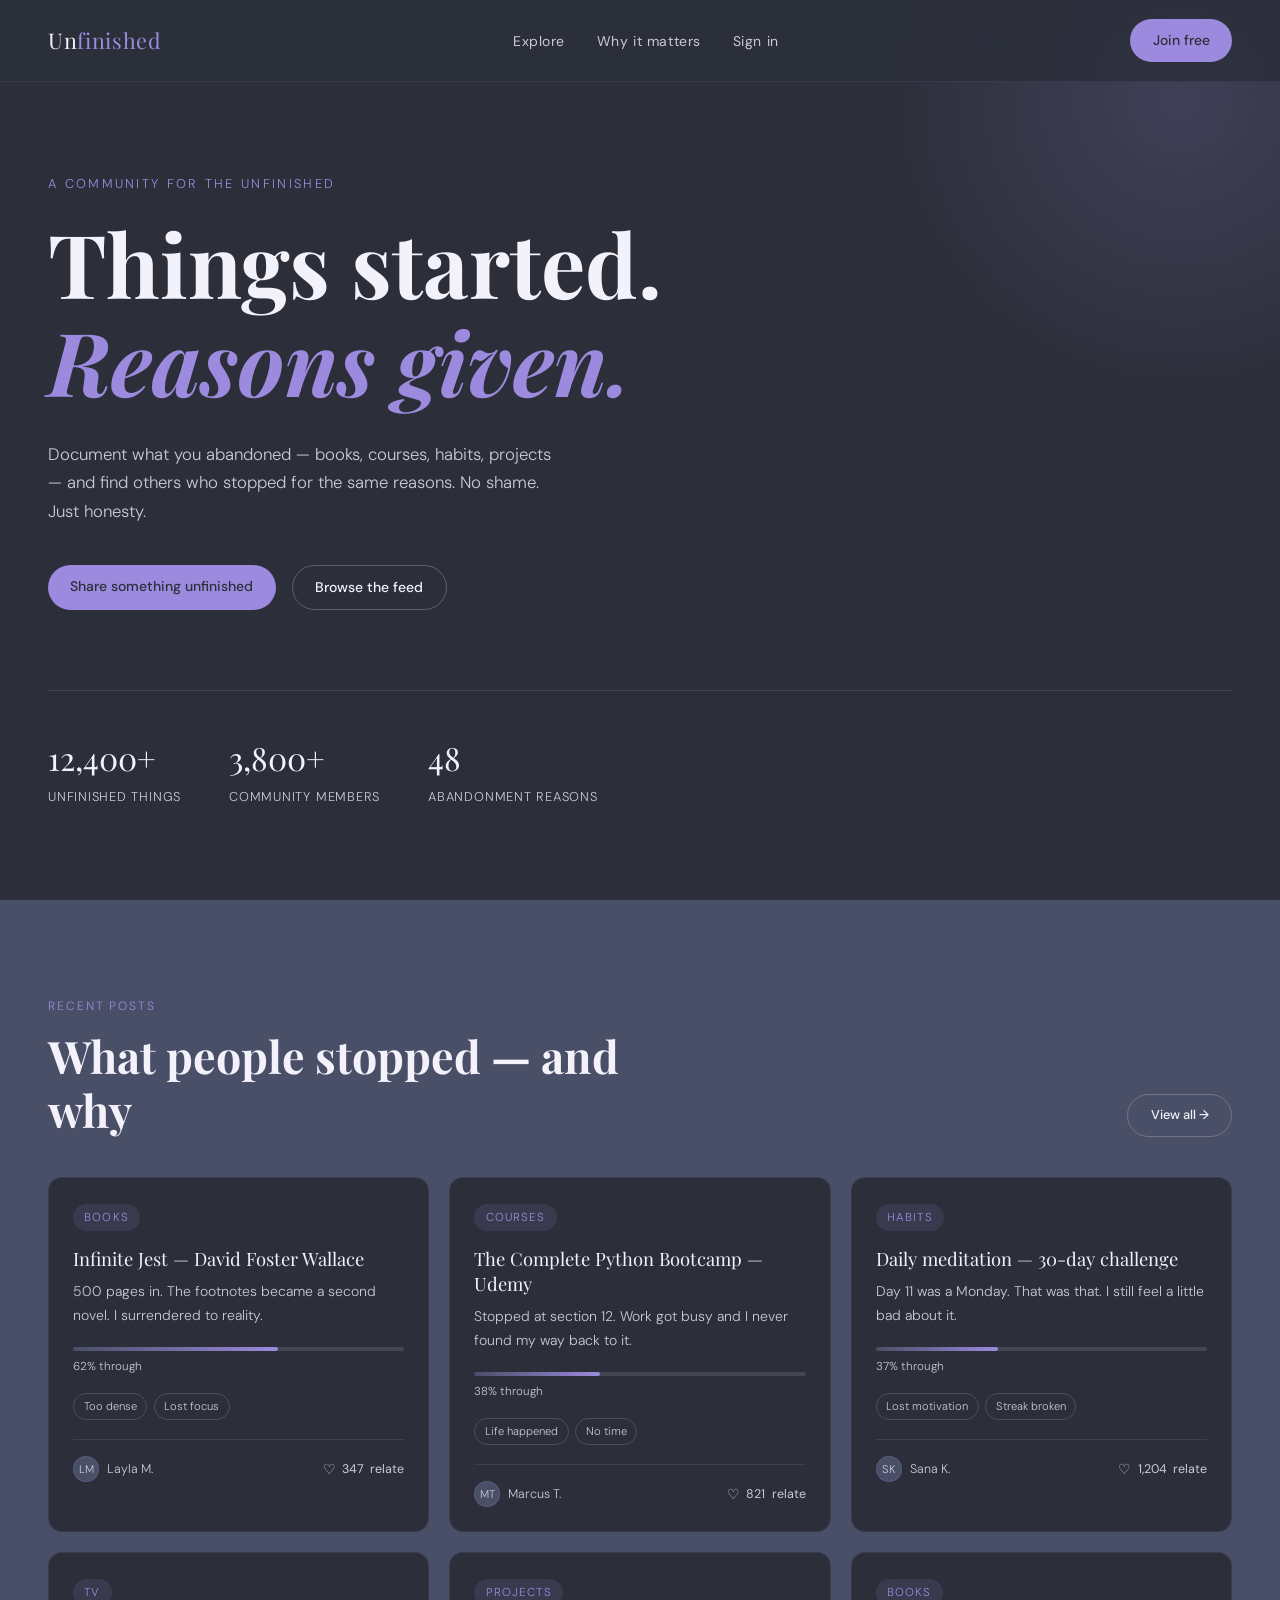
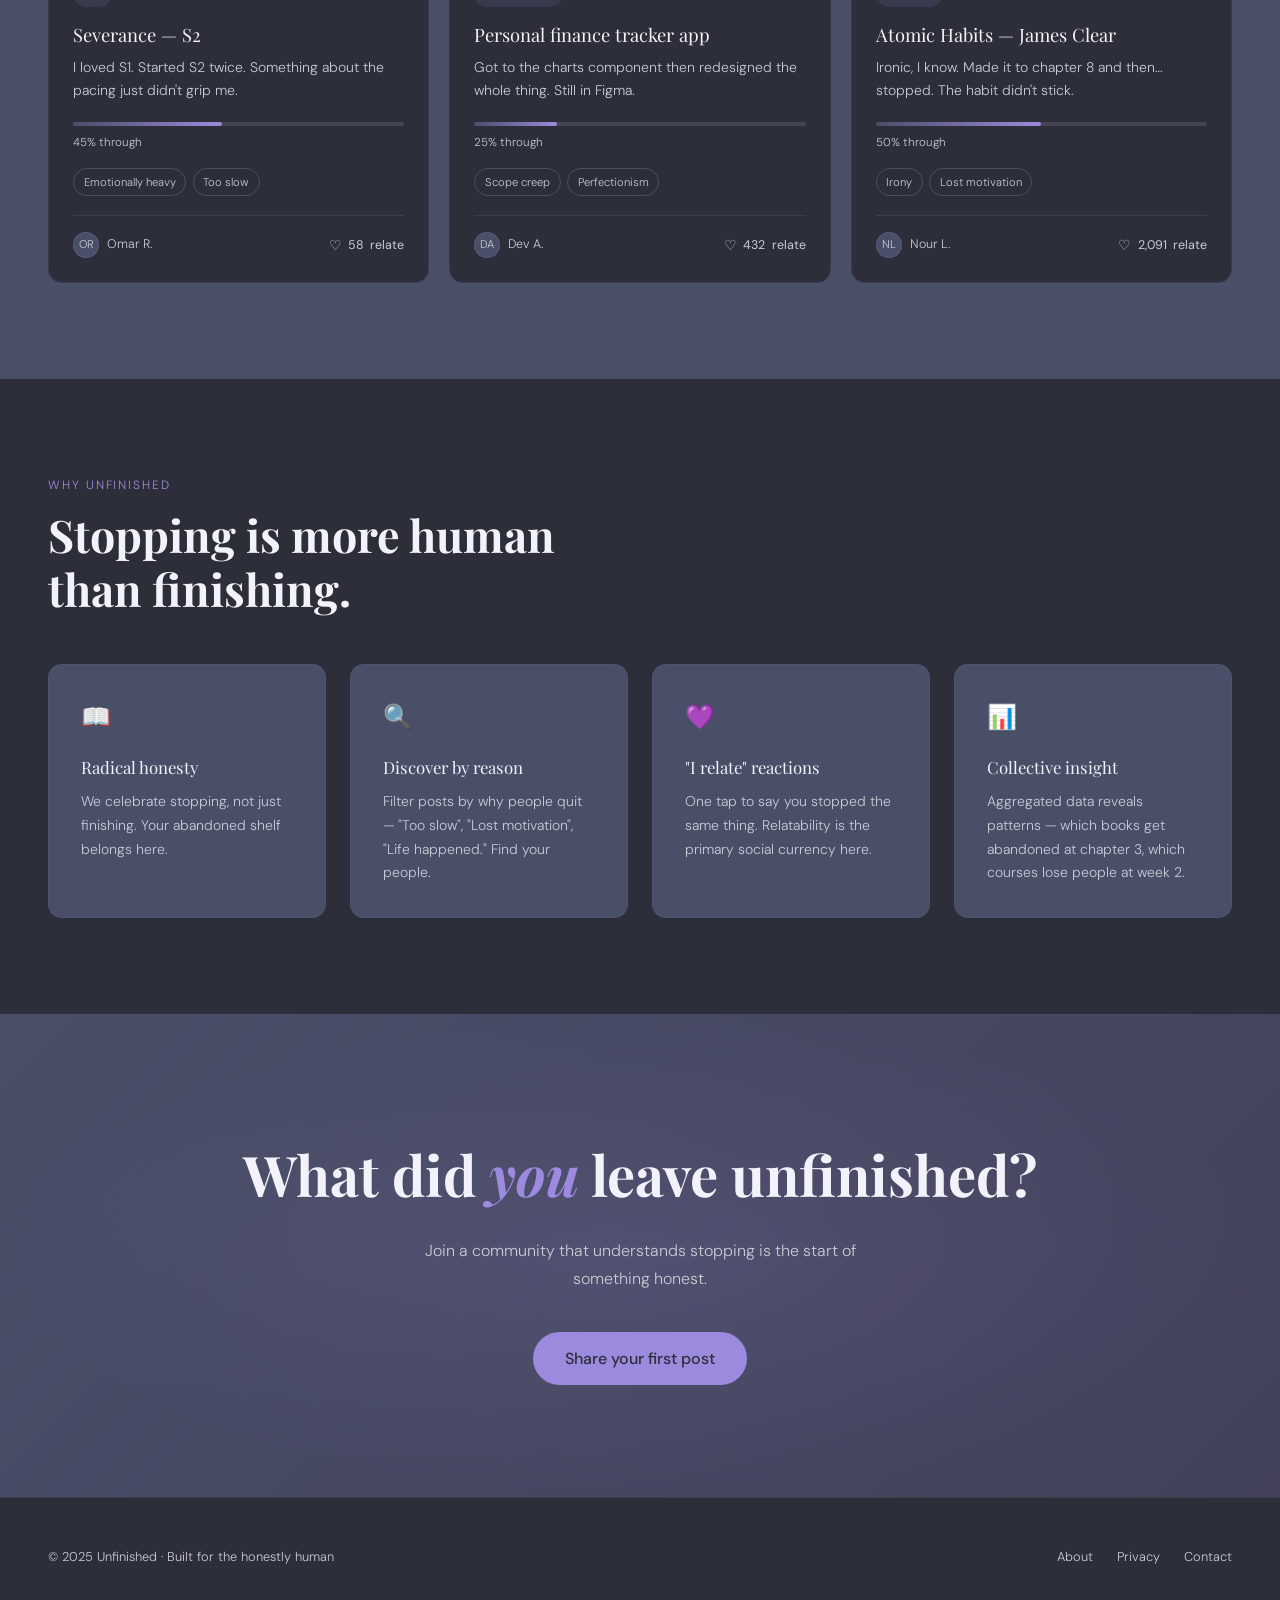
<file: index.html>
<!DOCTYPE html>
<html lang="en">
<head>
  <meta charset="UTF-8" />
  <meta name="viewport" content="width=device-width, initial-scale=1.0" />
  <title>Unfinished — Things Started. Reasons Given.</title>
  <link rel="preconnect" href="https://fonts.googleapis.com" />
  <link href="https://fonts.googleapis.com/css2?family=Playfair+Display:ital,wght@0,400;0,700;1,400&family=DM+Sans:wght@300;400;500&display=swap" rel="stylesheet" />
  <style>
    :root {
      --dark:    #2C2F3A;
      --mid:     #4A4F68;
      --accent:  #9C8ADE;
      --light:   #F3F1FA;
      --muted:   #C9CBD6;
      --gap: clamp(1.5rem, 4vw, 3rem);
    }

    *, *::before, *::after { box-sizing: border-box; margin: 0; padding: 0; }

    html { scroll-behavior: smooth; }

    body {
      background: var(--dark);
      color: var(--light);
      font-family: 'DM Sans', sans-serif;
      font-weight: 300;
      line-height: 1.7;
      overflow-x: hidden;
    }

    /* ── NAV ── */
    nav {
      position: fixed; top: 0; left: 0; right: 0; z-index: 100;
      display: flex; align-items: center; justify-content: space-between;
      padding: 1.2rem var(--gap);
      background: rgba(44, 47, 58, 0.85);
      backdrop-filter: blur(14px);
      border-bottom: 1px solid rgba(156, 138, 222, 0.1);
    }

    .logo {
      font-family: 'Playfair Display', serif;
      font-size: 1.35rem;
      letter-spacing: .03em;
      color: var(--light);
      text-decoration: none;
    }
    .logo span { color: var(--accent); }

    .nav-links { display: flex; gap: 2rem; list-style: none; }
    .nav-links a {
      color: var(--muted);
      text-decoration: none;
      font-size: .875rem;
      font-weight: 400;
      letter-spacing: .04em;
      transition: color .2s;
    }
    .nav-links a:hover { color: var(--light); }

    .btn {
      display: inline-block;
      padding: .6rem 1.4rem;
      border-radius: 99px;
      font-family: 'DM Sans', sans-serif;
      font-size: .875rem;
      font-weight: 500;
      cursor: pointer;
      transition: all .2s;
      text-decoration: none;
      border: none;
    }
    .btn-primary {
      background: var(--accent);
      color: var(--dark);
    }
    .btn-primary:hover { background: #b09fe8; transform: translateY(-1px); }
    .btn-ghost {
      background: transparent;
      color: var(--light);
      border: 1px solid rgba(201, 203, 214, 0.3);
    }
    .btn-ghost:hover { border-color: var(--accent); color: var(--accent); }

    /* ── HERO ── */
    .hero {
      min-height: 100vh;
      display: flex; flex-direction: column; justify-content: center;
      padding: calc(80px + 4rem) var(--gap) 4rem;
      position: relative;
      overflow: hidden;
    }

    .hero::before {
      content: '';
      position: absolute;
      top: -200px; right: -200px;
      width: 600px; height: 600px;
      background: radial-gradient(circle, rgba(156,138,222,.18) 0%, transparent 70%);
      pointer-events: none;
    }

    .hero-eyebrow {
      font-size: .8rem;
      letter-spacing: .18em;
      text-transform: uppercase;
      color: var(--accent);
      margin-bottom: 1.2rem;
      opacity: 0; animation: fadeUp .6s .1s forwards;
    }

    .hero h1 {
      font-family: 'Playfair Display', serif;
      font-size: clamp(2.8rem, 7vw, 5.5rem);
      line-height: 1.12;
      font-weight: 700;
      max-width: 780px;
      opacity: 0; animation: fadeUp .7s .2s forwards;
    }

    .hero h1 em {
      font-style: italic;
      color: var(--accent);
    }

    .hero-sub {
      margin-top: 1.8rem;
      max-width: 520px;
      color: var(--muted);
      font-size: 1.05rem;
      opacity: 0; animation: fadeUp .7s .35s forwards;
    }

    .hero-actions {
      margin-top: 2.5rem;
      display: flex; gap: 1rem; flex-wrap: wrap;
      opacity: 0; animation: fadeUp .7s .5s forwards;
    }

    .hero-stats {
      margin-top: 5rem;
      display: flex; gap: 3rem; flex-wrap: wrap;
      opacity: 0; animation: fadeUp .7s .65s forwards;
      border-top: 1px solid rgba(201,203,214,.15);
      padding-top: 2.5rem;
    }

    .stat-item {}
    .stat-num {
      font-family: 'Playfair Display', serif;
      font-size: 2rem;
      color: var(--light);
    }
    .stat-label {
      font-size: .8rem;
      color: var(--muted);
      letter-spacing: .06em;
      text-transform: uppercase;
    }

    /* ── SECTION COMMON ── */
    section { padding: 6rem var(--gap); }

    .section-label {
      font-size: .75rem;
      letter-spacing: .16em;
      text-transform: uppercase;
      color: var(--accent);
      margin-bottom: .8rem;
    }

    .section-title {
      font-family: 'Playfair Display', serif;
      font-size: clamp(1.8rem, 4vw, 2.8rem);
      line-height: 1.2;
      max-width: 580px;
    }

    /* ── FEED PREVIEW ── */
    .feed { background: var(--mid); }

    .feed-header {
      display: flex; align-items: flex-end; justify-content: space-between;
      flex-wrap: wrap; gap: 1rem;
      margin-bottom: 2.5rem;
    }

    .cards {
      display: grid;
      grid-template-columns: repeat(auto-fill, minmax(300px, 1fr));
      gap: 1.25rem;
    }

    .card {
      background: var(--dark);
      border: 1px solid rgba(156,138,222,.12);
      border-radius: 14px;
      padding: 1.5rem;
      transition: transform .2s, border-color .2s;
      position: relative;
      overflow: hidden;
    }
    .card:hover { transform: translateY(-3px); border-color: rgba(156,138,222,.4); }

    .card-cat {
      display: inline-block;
      font-size: .72rem;
      letter-spacing: .1em;
      text-transform: uppercase;
      color: var(--accent);
      background: rgba(156,138,222,.12);
      padding: .25rem .7rem;
      border-radius: 99px;
      margin-bottom: 1rem;
    }

    .card h3 {
      font-family: 'Playfair Display', serif;
      font-size: 1.15rem;
      font-weight: 400;
      margin-bottom: .5rem;
      line-height: 1.35;
    }

    .card p {
      font-size: .875rem;
      color: var(--muted);
      margin-bottom: 1.2rem;
      display: -webkit-box;
      -webkit-line-clamp: 2;
      -webkit-box-orient: vertical;
      overflow: hidden;
    }

    .progress-bar {
      height: 4px;
      background: rgba(201,203,214,.15);
      border-radius: 99px;
      overflow: hidden;
      margin-bottom: .4rem;
    }
    .progress-fill {
      height: 100%;
      background: linear-gradient(90deg, var(--mid), var(--accent));
      border-radius: 99px;
    }
    .progress-label {
      font-size: .72rem;
      color: var(--muted);
      margin-bottom: 1rem;
    }

    .card-tags {
      display: flex; gap: .4rem; flex-wrap: wrap;
      margin-bottom: 1.2rem;
    }
    .tag {
      font-size: .7rem;
      padding: .2rem .6rem;
      border-radius: 99px;
      border: 1px solid rgba(201,203,214,.2);
      color: var(--muted);
    }

    .card-footer {
      display: flex; align-items: center; justify-content: space-between;
      border-top: 1px solid rgba(201,203,214,.1);
      padding-top: 1rem;
    }

    .avatar-row {
      display: flex; align-items: center; gap: .5rem;
    }
    .avatar {
      width: 26px; height: 26px;
      border-radius: 50%;
      background: var(--mid);
      display: flex; align-items: center; justify-content: center;
      font-size: .7rem;
      color: var(--muted);
      border: 1px solid rgba(156,138,222,.2);
    }
    .avatar-name { font-size: .78rem; color: var(--muted); }

    .relate-btn {
      display: flex; align-items: center; gap: .4rem;
      font-size: .78rem;
      color: var(--muted);
      background: none; border: none;
      cursor: pointer;
      transition: color .2s;
      font-family: 'DM Sans', sans-serif;
    }
    .relate-btn:hover { color: var(--accent); }
    .relate-btn .heart { font-size: .9rem; }

    /* ── WHY ── */
    .why { background: var(--dark); }
    .why-grid {
      display: grid;
      grid-template-columns: repeat(auto-fill, minmax(260px, 1fr));
      gap: 1.5rem;
      margin-top: 3rem;
    }
    .why-item {
      padding: 2rem;
      background: var(--mid);
      border-radius: 14px;
      border: 1px solid rgba(156,138,222,.08);
      transition: border-color .2s;
    }
    .why-item:hover { border-color: rgba(156,138,222,.3); }
    .why-icon {
      font-size: 1.5rem;
      margin-bottom: 1rem;
    }
    .why-item h4 {
      font-family: 'Playfair Display', serif;
      font-size: 1.05rem;
      margin-bottom: .5rem;
      font-weight: 400;
    }
    .why-item p { font-size: .875rem; color: var(--muted); }

    /* ── CTA ── */
    .cta-section {
      background: linear-gradient(135deg, var(--mid) 0%, rgba(156,138,222,.2) 100%);
      text-align: center;
      padding: 7rem var(--gap);
      position: relative;
      overflow: hidden;
    }
    .cta-section::before {
      content: '';
      position: absolute; inset: 0;
      background: radial-gradient(ellipse at center, rgba(156,138,222,.12) 0%, transparent 70%);
    }
    .cta-section > * { position: relative; }
    .cta-section h2 {
      font-family: 'Playfair Display', serif;
      font-size: clamp(2rem, 5vw, 3.5rem);
      margin-bottom: 1rem;
    }
    .cta-section p {
      color: var(--muted);
      max-width: 440px;
      margin: 0 auto 2.5rem;
    }

    /* ── FOOTER ── */
    footer {
      background: var(--dark);
      padding: 3rem var(--gap);
      border-top: 1px solid rgba(201,203,214,.1);
      display: flex;
      align-items: center;
      justify-content: space-between;
      flex-wrap: wrap;
      gap: 1rem;
    }
    .footer-copy { font-size: .8rem; color: var(--muted); }
    .footer-links { display: flex; gap: 1.5rem; }
    .footer-links a { font-size: .8rem; color: var(--muted); text-decoration: none; transition: color .2s; }
    .footer-links a:hover { color: var(--accent); }

    /* ── MODAL ── */
    .modal-overlay {
      display: none;
      position: fixed; inset: 0; z-index: 200;
      background: rgba(44,47,58,.85);
      backdrop-filter: blur(6px);
      align-items: center; justify-content: center;
    }
    .modal-overlay.open { display: flex; }
    .modal {
      background: var(--mid);
      border: 1px solid rgba(156,138,222,.2);
      border-radius: 18px;
      padding: 2.5rem;
      width: min(480px, 92vw);
      position: relative;
      animation: scaleIn .25s ease;
    }
    .modal-close {
      position: absolute; top: 1rem; right: 1.2rem;
      background: none; border: none;
      color: var(--muted); font-size: 1.3rem; cursor: pointer;
    }
    .modal h3 {
      font-family: 'Playfair Display', serif;
      font-size: 1.4rem; margin-bottom: 1.5rem;
    }
    .form-group { margin-bottom: 1.2rem; }
    .form-group label { display: block; font-size: .8rem; color: var(--muted); margin-bottom: .4rem; }
    .form-group input,
    .form-group select,
    .form-group textarea {
      width: 100%;
      background: var(--dark);
      border: 1px solid rgba(201,203,214,.15);
      border-radius: 8px;
      padding: .7rem 1rem;
      color: var(--light);
      font-family: 'DM Sans', sans-serif;
      font-size: .9rem;
      transition: border-color .2s;
      outline: none;
    }
    .form-group input:focus,
    .form-group select:focus,
    .form-group textarea:focus {
      border-color: var(--accent);
    }
    .form-group select option { background: var(--dark); }
    .form-group textarea { resize: vertical; min-height: 80px; }

    .modal-tabs {
      display: flex; gap: 0; margin-bottom: 1.5rem;
      background: var(--dark); border-radius: 8px; padding: .25rem;
    }
    .tab-btn {
      flex: 1; padding: .5rem; border: none; background: none;
      color: var(--muted); font-family: 'DM Sans', sans-serif;
      font-size: .85rem; border-radius: 6px; cursor: pointer;
      transition: all .2s;
    }
    .tab-btn.active { background: var(--accent); color: var(--dark); font-weight: 500; }

    /* ── ANIMATIONS ── */
    @keyframes fadeUp {
      from { opacity: 0; transform: translateY(18px); }
      to   { opacity: 1; transform: translateY(0); }
    }
    @keyframes scaleIn {
      from { opacity: 0; transform: scale(.95); }
      to   { opacity: 1; transform: scale(1); }
    }

    /* ── MOBILE ── */
    .hamburger { display: none; flex-direction: column; gap: 5px; cursor: pointer; background: none; border: none; }
    .hamburger span { display: block; width: 22px; height: 2px; background: var(--muted); border-radius: 2px; }

    @media (max-width: 640px) {
      .nav-links { display: none; }
      .nav-links.open {
        display: flex; flex-direction: column;
        position: fixed; top: 60px; left: 0; right: 0;
        background: var(--dark);
        padding: 1.5rem var(--gap);
        border-bottom: 1px solid rgba(201,203,214,.1);
      }
      .hamburger { display: flex; }
      .hero-stats { gap: 2rem; }
    }
  </style>
</head>
<body>

<!-- NAV -->
<nav>
  <a href="#" class="logo">Un<span>finished</span></a>
  <ul class="nav-links" id="navLinks">
    <li><a href="#feed">Explore</a></li>
    <li><a href="#why">Why it matters</a></li>
    <li><a href="#" onclick="openModal('login')">Sign in</a></li>
  </ul>
  <div style="display:flex;gap:.75rem;align-items:center;">
    <a href="#" class="btn btn-primary" onclick="openModal('signup'); return false;">Join free</a>
    <button class="hamburger" id="hamburger" aria-label="Menu">
      <span></span><span></span><span></span>
    </button>
  </div>
</nav>

<!-- HERO -->
<section class="hero">
  <p class="hero-eyebrow">A community for the unfinished</p>
  <h1>Things started.<br><em>Reasons given.</em></h1>
  <p class="hero-sub">
    Document what you abandoned — books, courses, habits, projects — and find others who stopped for the same reasons. No shame. Just honesty.
  </p>
  <div class="hero-actions">
    <a href="#" class="btn btn-primary" onclick="openModal('signup'); return false;">Share something unfinished</a>
    <a href="#feed" class="btn btn-ghost">Browse the feed</a>
  </div>
  <div class="hero-stats">
    <div class="stat-item">
      <div class="stat-num">12,400+</div>
      <div class="stat-label">Unfinished things</div>
    </div>
    <div class="stat-item">
      <div class="stat-num">3,800+</div>
      <div class="stat-label">Community members</div>
    </div>
    <div class="stat-item">
      <div class="stat-num">48</div>
      <div class="stat-label">Abandonment reasons</div>
    </div>
  </div>
</section>

<!-- FEED -->
<section class="feed" id="feed">
  <div class="feed-header">
    <div>
      <p class="section-label">Recent posts</p>
      <h2 class="section-title">What people stopped — and why</h2>
    </div>
    <a href="#" class="btn btn-ghost" style="font-size:.8rem;">View all →</a>
  </div>

  <div class="cards" id="cardsContainer">
    <!-- cards injected by JS -->
  </div>
</section>

<!-- WHY -->
<section class="why" id="why">
  <p class="section-label">Why Unfinished</p>
  <h2 class="section-title">Stopping is more human than finishing.</h2>
  <div class="why-grid">
    <div class="why-item">
      <div class="why-icon">📖</div>
      <h4>Radical honesty</h4>
      <p>We celebrate stopping, not just finishing. Your abandoned shelf belongs here.</p>
    </div>
    <div class="why-item">
      <div class="why-icon">🔍</div>
      <h4>Discover by reason</h4>
      <p>Filter posts by why people quit — "Too slow", "Lost motivation", "Life happened." Find your people.</p>
    </div>
    <div class="why-item">
      <div class="why-icon">💜</div>
      <h4>"I relate" reactions</h4>
      <p>One tap to say you stopped the same thing. Relatability is the primary social currency here.</p>
    </div>
    <div class="why-item">
      <div class="why-icon">📊</div>
      <h4>Collective insight</h4>
      <p>Aggregated data reveals patterns — which books get abandoned at chapter 3, which courses lose people at week 2.</p>
    </div>
  </div>
</section>

<!-- CTA -->
<section class="cta-section">
  <h2>What did <em style="font-family:'Playfair Display',serif;font-style:italic;color:var(--accent);">you</em> leave unfinished?</h2>
  <p>Join a community that understands stopping is the start of something honest.</p>
  <a href="#" class="btn btn-primary" onclick="openModal('signup'); return false;" style="padding:.8rem 2rem;font-size:1rem;">Share your first post</a>
</section>

<!-- FOOTER -->
<footer>
  <span class="footer-copy">© 2025 Unfinished · Built for the honestly human</span>
  <div class="footer-links">
    <a href="#">About</a>
    <a href="#">Privacy</a>
    <a href="#">Contact</a>
  </div>
</footer>

<!-- AUTH MODAL -->
<div class="modal-overlay" id="authModal">
  <div class="modal">
    <button class="modal-close" onclick="closeModal()">✕</button>
    <div class="modal-tabs">
      <button class="tab-btn active" id="tabLogin" onclick="switchTab('login')">Sign in</button>
      <button class="tab-btn" id="tabSignup" onclick="switchTab('signup')">Join free</button>
    </div>

    <!-- Login form -->
    <div id="formLogin">
      <h3>Welcome back.</h3>
      <div class="form-group">
        <label>Email</label>
        <input type="email" placeholder="you@example.com" />
      </div>
      <div class="form-group">
        <label>Password</label>
        <input type="password" placeholder="••••••••" />
      </div>
      <button class="btn btn-primary" style="width:100%;justify-content:center;margin-top:.5rem;">Sign in</button>
    </div>

    <!-- Signup form -->
    <div id="formSignup" style="display:none;">
      <h3>Start being honest.</h3>
      <div class="form-group">
        <label>Name</label>
        <input type="text" placeholder="Your name" />
      </div>
      <div class="form-group">
        <label>Email</label>
        <input type="email" placeholder="you@example.com" />
      </div>
      <div class="form-group">
        <label>Password</label>
        <input type="password" placeholder="At least 8 characters" />
      </div>
      <button class="btn btn-primary" style="width:100%;justify-content:center;margin-top:.5rem;">Create account</button>
    </div>
  </div>
</div>

<script>
  // ── SAMPLE DATA ──
  const posts = [
    {
      title: "Infinite Jest — David Foster Wallace",
      category: "Books",
      excerpt: "500 pages in. The footnotes became a second novel. I surrendered to reality.",
      progress: 62,
      tags: ["Too dense", "Lost focus"],
      author: "Layla M.",
      relates: 347,
    },
    {
      title: "The Complete Python Bootcamp — Udemy",
      category: "Courses",
      excerpt: "Stopped at section 12. Work got busy and I never found my way back to it.",
      progress: 38,
      tags: ["Life happened", "No time"],
      author: "Marcus T.",
      relates: 821,
    },
    {
      title: "Daily meditation — 30-day challenge",
      category: "Habits",
      excerpt: "Day 11 was a Monday. That was that. I still feel a little bad about it.",
      progress: 37,
      tags: ["Lost motivation", "Streak broken"],
      author: "Sana K.",
      relates: 1204,
    },
    {
      title: "Severance — S2",
      category: "TV",
      excerpt: "I loved S1. Started S2 twice. Something about the pacing just didn't grip me.",
      progress: 45,
      tags: ["Emotionally heavy", "Too slow"],
      author: "Omar R.",
      relates: 58,
    },
    {
      title: "Personal finance tracker app",
      category: "Projects",
      excerpt: "Got to the charts component then redesigned the whole thing. Still in Figma.",
      progress: 25,
      tags: ["Scope creep", "Perfectionism"],
      author: "Dev A.",
      relates: 432,
    },
    {
      title: "Atomic Habits — James Clear",
      category: "Books",
      excerpt: "Ironic, I know. Made it to chapter 8 and then… stopped. The habit didn't stick.",
      progress: 50,
      tags: ["Irony", "Lost motivation"],
      author: "Nour L.",
      relates: 2091,
    },
  ];

  function initials(name) {
    return name.split(' ').map(w => w[0]).join('').slice(0,2).toUpperCase();
  }

  function renderCards() {
    const container = document.getElementById('cardsContainer');
    container.innerHTML = posts.map(p => `
      <article class="card">
        <span class="card-cat">${p.category}</span>
        <h3>${p.title}</h3>
        <p>${p.excerpt}</p>
        <div class="progress-bar"><div class="progress-fill" style="width:${p.progress}%"></div></div>
        <div class="progress-label">${p.progress}% through</div>
        <div class="card-tags">${p.tags.map(t => `<span class="tag">${t}</span>`).join('')}</div>
        <div class="card-footer">
          <div class="avatar-row">
            <div class="avatar">${initials(p.author)}</div>
            <span class="avatar-name">${p.author}</span>
          </div>
          <button class="relate-btn" onclick="relate(this)">
            <span class="heart">♡</span>
            <span class="count">${p.relates.toLocaleString()}</span> relate
          </button>
        </div>
      </article>
    `).join('');
  }

  function relate(btn) {
    const heart = btn.querySelector('.heart');
    const count = btn.querySelector('.count');
    const num = parseInt(count.textContent.replace(/,/g, ''));
    if (heart.textContent === '♡') {
      heart.textContent = '♥';
      heart.style.color = '#9C8ADE';
      count.textContent = (num + 1).toLocaleString();
    } else {
      heart.textContent = '♡';
      heart.style.color = '';
      count.textContent = (num - 1).toLocaleString();
    }
  }

  // ── MODAL ──
  function openModal(tab) {
    document.getElementById('authModal').classList.add('open');
    switchTab(tab || 'login');
  }
  function closeModal() {
    document.getElementById('authModal').classList.remove('open');
  }
  function switchTab(tab) {
    document.getElementById('formLogin').style.display = tab === 'login' ? '' : 'none';
    document.getElementById('formSignup').style.display = tab === 'signup' ? '' : 'none';
    document.getElementById('tabLogin').classList.toggle('active', tab === 'login');
    document.getElementById('tabSignup').classList.toggle('active', tab === 'signup');
  }
  document.getElementById('authModal').addEventListener('click', function(e) {
    if (e.target === this) closeModal();
  });

  // ── HAMBURGER ──
  document.getElementById('hamburger').addEventListener('click', () => {
    document.getElementById('navLinks').classList.toggle('open');
  });

  renderCards();
</script>
</body>
</html>
</file>
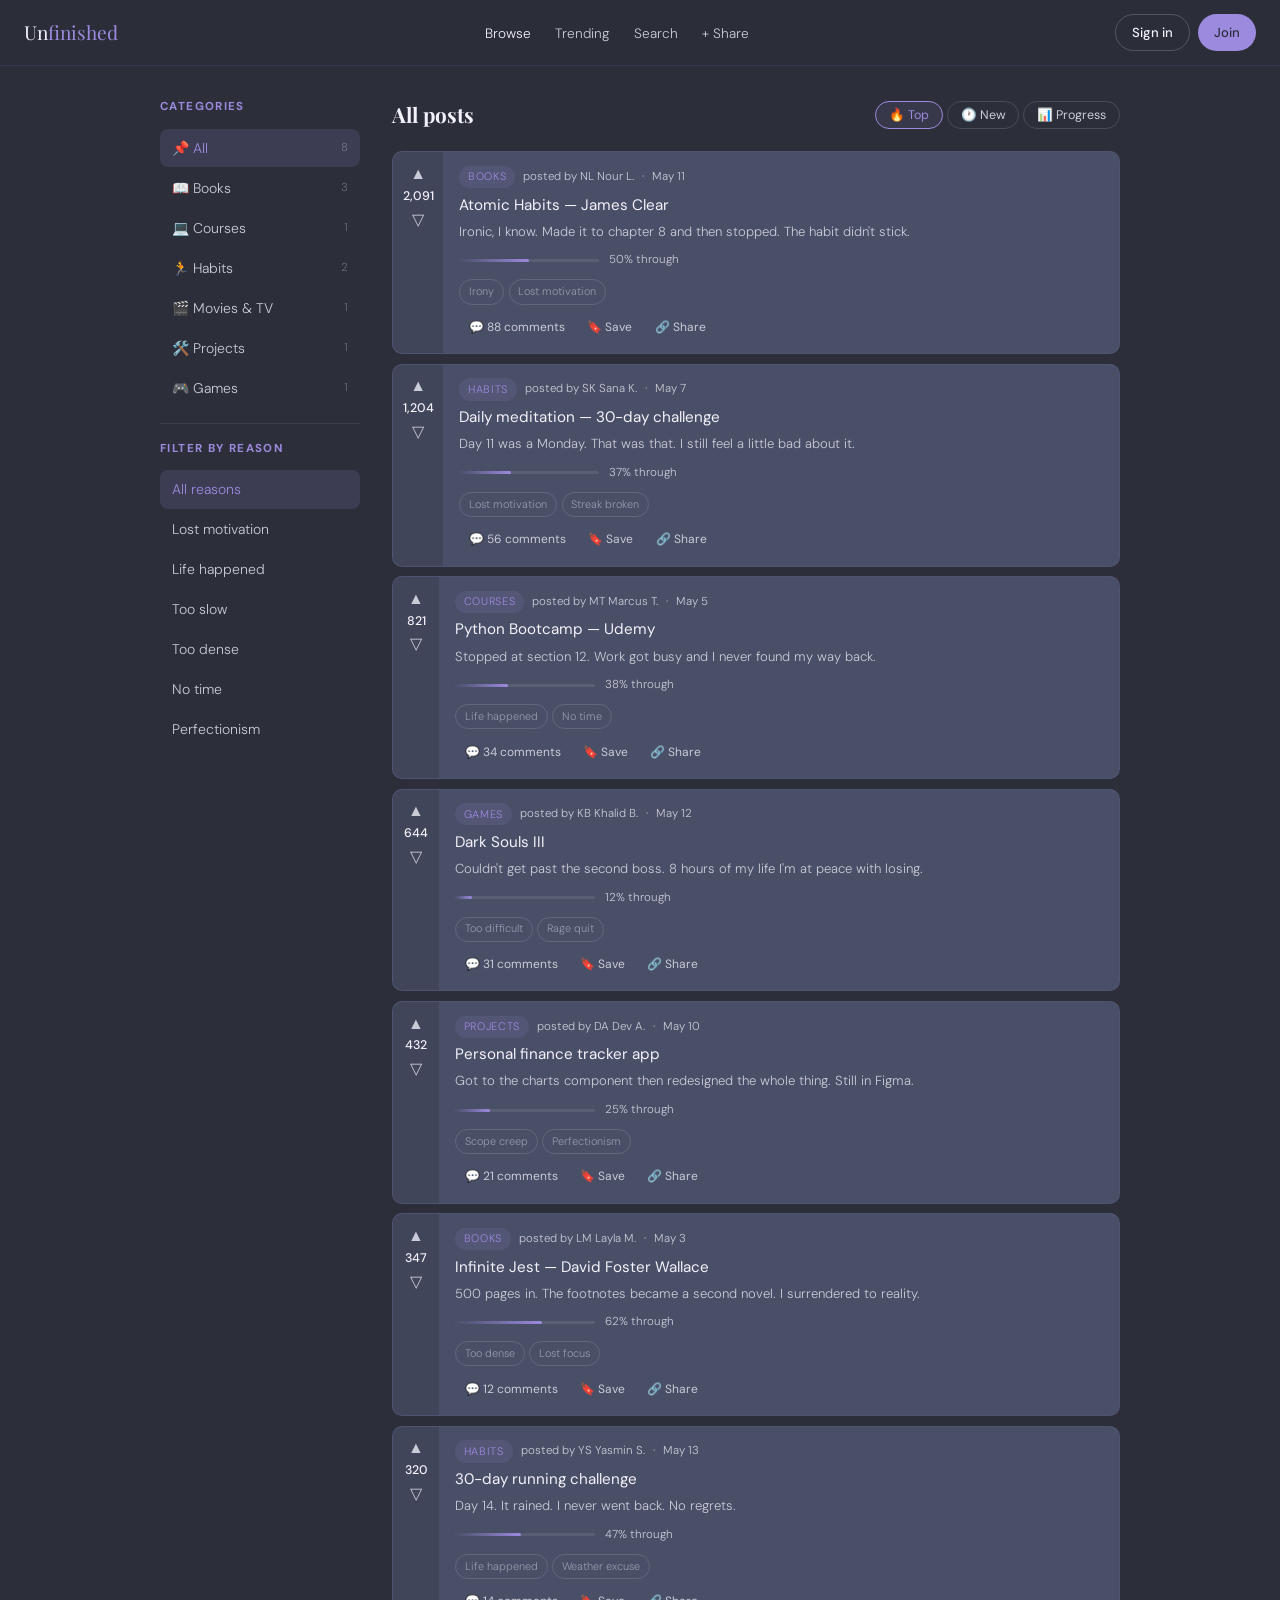
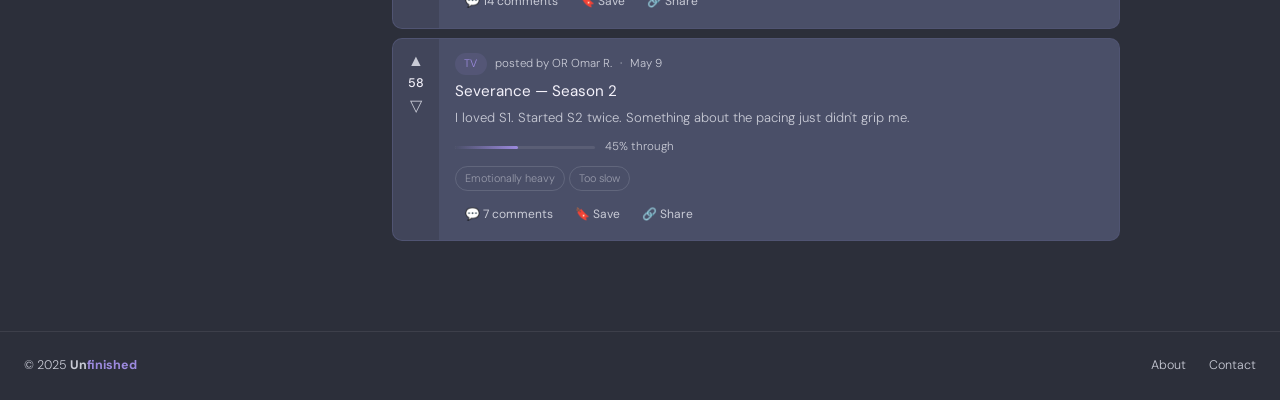
<file: categories.html>
<!DOCTYPE html>
<html lang="en">
<head>
  <meta charset="UTF-8" />
  <meta name="viewport" content="width=device-width, initial-scale=1.0" />
  <title>Browse — Unfinished</title>
  <link href="https://fonts.googleapis.com/css2?family=Playfair+Display:ital,wght@0,700;1,400&family=DM+Sans:wght@300;400;500&display=swap" rel="stylesheet" />
  <style>
    :root { --dark:#2C2F3A; --mid:#4A4F68; --accent:#9C8ADE; --light:#F3F1FA; --muted:#C9CBD6; }
    * { box-sizing:border-box; margin:0; padding:0; }
    body { background:var(--dark); color:var(--light); font-family:'DM Sans',sans-serif; font-weight:300; line-height:1.6; min-height:100vh; }
    a { color:inherit; text-decoration:none; }

    /* ── NAV ── */
    nav {
      position:sticky; top:0; z-index:99;
      background:rgba(44,47,58,.92); backdrop-filter:blur(12px);
      border-bottom:1px solid rgba(156,138,222,.1);
      display:flex; align-items:center; justify-content:space-between;
      padding:.9rem 1.5rem; gap:1rem;
    }
    .logo { font-family:'Playfair Display',serif; font-size:1.2rem; flex-shrink:0; }
    .logo span { color:var(--accent); }
    .nav-links { display:flex; gap:1.5rem; list-style:none; }
    .nav-links a { font-size:.85rem; color:var(--muted); transition:color .2s; }
    .nav-links a:hover, .nav-links a.active { color:var(--light); }
    .nav-right { display:flex; gap:.5rem; flex-shrink:0; }
    .btn { display:inline-flex; align-items:center; padding:.42rem 1rem; border-radius:99px; font-family:'DM Sans',sans-serif; font-size:.82rem; font-weight:500; cursor:pointer; border:none; transition:all .2s; text-decoration:none; }
    .btn-primary { background:var(--accent); color:var(--dark); }
    .btn-primary:hover { background:#b09fe8; }
    .btn-ghost { background:transparent; color:var(--light); border:1px solid rgba(201,203,214,.25); }
    .btn-ghost:hover { border-color:var(--accent); color:var(--accent); }

    /* ── PAGE LAYOUT ── */
    .layout { max-width:1000px; margin:0 auto; padding:2rem 1.25rem 5rem; display:grid; grid-template-columns:200px 1fr; gap:2rem; align-items:start; }

    /* ── LEFT SIDEBAR ── */
    .sidebar { position:sticky; top:70px; }
    .sidebar h3 { font-size:.72rem; letter-spacing:.12em; text-transform:uppercase; color:var(--accent); margin-bottom:.75rem; }
    .cat-list { list-style:none; display:flex; flex-direction:column; gap:.1rem; }
    .cat-list li a {
      display:flex; align-items:center; justify-content:space-between;
      padding:.5rem .75rem; border-radius:8px;
      font-size:.875rem; color:var(--muted); transition:all .2s;
    }
    .cat-list li a:hover { background:rgba(156,138,222,.08); color:var(--light); }
    .cat-list li a.active { background:rgba(156,138,222,.15); color:var(--accent); }
    .cat-list li a .count { font-size:.72rem; color:rgba(201,203,214,.4); }
    .sidebar-divider { height:1px; background:rgba(201,203,214,.1); margin:1rem 0; }

    /* ── MAIN FEED ── */
    .feed-header { display:flex; align-items:center; justify-content:space-between; margin-bottom:1.25rem; flex-wrap:wrap; gap:.75rem; }
    .feed-header h2 { font-family:'Playfair Display',serif; font-size:1.3rem; }
    .sort-tabs { display:flex; gap:.25rem; }
    .sort-tab { padding:.3rem .8rem; border-radius:99px; font-size:.78rem; border:1px solid rgba(201,203,214,.18); color:var(--muted); background:none; cursor:pointer; font-family:'DM Sans',sans-serif; transition:all .2s; }
    .sort-tab:hover { border-color:rgba(156,138,222,.4); color:var(--light); }
    .sort-tab.active { border-color:var(--accent); color:var(--accent); background:rgba(156,138,222,.1); }

    /* ── POST ROW — Reddit style ── */
    .post-row {
      background:var(--mid);
      border:1px solid rgba(156,138,222,.08);
      border-radius:10px;
      display:flex; gap:0;
      margin-bottom:.6rem;
      transition:border-color .2s;
      overflow:hidden;
    }
    .post-row:hover { border-color:rgba(156,138,222,.3); }

    /* Vote column */
    .vote-col {
      display:flex; flex-direction:column; align-items:center; gap:.3rem;
      padding:.85rem .6rem; background:rgba(44,47,58,.3);
      min-width:46px;
    }
    .vote-btn { background:none; border:none; color:var(--muted); cursor:pointer; font-size:1rem; line-height:1; transition:color .2s; padding:0; }
    .vote-btn:hover { color:var(--accent); }
    .vote-btn.up.active { color:var(--accent); }
    .vote-count { font-size:.78rem; font-weight:500; color:var(--light); }

    /* Post content */
    .post-content { flex:1; padding:.85rem 1rem; min-width:0; }
    .post-top { display:flex; align-items:center; gap:.5rem; font-size:.72rem; color:var(--muted); margin-bottom:.4rem; flex-wrap:wrap; }
    .cat-pill { background:rgba(156,138,222,.12); color:var(--accent); padding:.15rem .55rem; border-radius:99px; font-size:.68rem; letter-spacing:.06em; text-transform:uppercase; }
    .post-title-link { font-size:.95rem; font-weight:400; color:var(--light); display:block; margin-bottom:.35rem; line-height:1.35; }
    .post-title-link:hover { color:var(--accent); }
    .post-excerpt { font-size:.82rem; color:var(--muted); display:-webkit-box; -webkit-line-clamp:2; -webkit-box-orient:vertical; overflow:hidden; margin-bottom:.6rem; }

    /* Progress mini */
    .mini-prog-row { display:flex; align-items:center; gap:.6rem; margin-bottom:.6rem; }
    .mini-prog { flex:1; max-width:140px; height:3px; background:rgba(201,203,214,.12); border-radius:99px; overflow:hidden; }
    .mini-prog-fill { height:100%; background:linear-gradient(90deg,var(--mid),var(--accent)); border-radius:99px; }
    .mini-prog-label { font-size:.72rem; color:var(--muted); }

    /* Tags */
    .post-tags { display:flex; gap:.3rem; flex-wrap:wrap; margin-bottom:.6rem; }
    .tag { font-size:.68rem; padding:.18rem .55rem; border-radius:99px; border:1px solid rgba(201,203,214,.18); color:rgba(201,203,214,.6); }

    /* Post actions */
    .post-actions { display:flex; align-items:center; gap:.2rem; }
    .action-btn { display:flex; align-items:center; gap:.3rem; background:none; border:none; color:var(--muted); font-family:'DM Sans',sans-serif; font-size:.75rem; cursor:pointer; padding:.3rem .6rem; border-radius:6px; transition:all .15s; }
    .action-btn:hover { background:rgba(156,138,222,.08); color:var(--light); }

    /* Empty state */
    .empty { text-align:center; padding:4rem 0; color:var(--muted); }

    /* FOOTER */
    footer { border-top:1px solid rgba(201,203,214,.1); padding:1.5rem; display:flex; justify-content:space-between; align-items:center; flex-wrap:wrap; gap:.75rem; font-size:.78rem; color:var(--muted); }
    footer a { color:var(--muted); margin-left:1.25rem; }
    footer a:hover { color:var(--accent); }

    @media(max-width:640px) {
      .nav-links { display:none; }
      .layout { grid-template-columns:1fr; }
      .sidebar { display:none; }
    }
  </style>
</head>
<body>

<!-- NAV -->
<nav>
  <a href="index.html" class="logo">Un<span>finished</span></a>
  <ul class="nav-links">
    <li><a href="categories.html" class="active">Browse</a></li>
    <li><a href="trending.html">Trending</a></li>
    <li><a href="search.html">Search</a></li>
    <li><a href="create-post.html">+ Share</a></li>
  </ul>
  <div class="nav-right">
    <a href="login.html" class="btn btn-ghost">Sign in</a>
    <a href="register.html" class="btn btn-primary">Join</a>
  </div>
</nav>

<div class="layout">

  <!-- LEFT SIDEBAR -->
  <aside class="sidebar">
    <h3>Categories</h3>
    <ul class="cat-list" id="catList">
      <li><a href="#" class="active" data-cat="" onclick="filterCat(this, event)"><span>📌 All</span> <span class="count">8</span></a></li>
      <li><a href="#" data-cat="Books" onclick="filterCat(this, event)"><span>📖 Books</span> <span class="count">3</span></a></li>
      <li><a href="#" data-cat="Courses" onclick="filterCat(this, event)"><span>💻 Courses</span> <span class="count">1</span></a></li>
      <li><a href="#" data-cat="Habits" onclick="filterCat(this, event)"><span>🏃 Habits</span> <span class="count">2</span></a></li>
      <li><a href="#" data-cat="TV" onclick="filterCat(this, event)"><span>🎬 Movies & TV</span> <span class="count">1</span></a></li>
      <li><a href="#" data-cat="Projects" onclick="filterCat(this, event)"><span>🛠️ Projects</span> <span class="count">1</span></a></li>
      <li><a href="#" data-cat="Games" onclick="filterCat(this, event)"><span>🎮 Games</span> <span class="count">1</span></a></li>
    </ul>
    <div class="sidebar-divider"></div>
    <h3>Filter by reason</h3>
    <ul class="cat-list" id="reasonList">
      <li><a href="#" class="active" data-reason="" onclick="filterReason(this, event)"><span>All reasons</span></a></li>
      <li><a href="#" data-reason="Lost motivation" onclick="filterReason(this, event)"><span>Lost motivation</span></a></li>
      <li><a href="#" data-reason="Life happened" onclick="filterReason(this, event)"><span>Life happened</span></a></li>
      <li><a href="#" data-reason="Too slow" onclick="filterReason(this, event)"><span>Too slow</span></a></li>
      <li><a href="#" data-reason="Too dense" onclick="filterReason(this, event)"><span>Too dense</span></a></li>
      <li><a href="#" data-reason="No time" onclick="filterReason(this, event)"><span>No time</span></a></li>
      <li><a href="#" data-reason="Perfectionism" onclick="filterReason(this, event)"><span>Perfectionism</span></a></li>
    </ul>
  </aside>

  <!-- MAIN FEED -->
  <main>
    <div class="feed-header">
      <h2 id="feedTitle">All posts</h2>
      <div class="sort-tabs">
        <button class="sort-tab active" onclick="setSort(this,'relates')">🔥 Top</button>
        <button class="sort-tab" onclick="setSort(this,'recent')">🕐 New</button>
        <button class="sort-tab" onclick="setSort(this,'progress')">📊 Progress</button>
      </div>
    </div>

    <div id="feed"></div>
  </main>

</div>

<footer>
  <span>© 2025 <strong>Un<span style="color:var(--accent)">finished</span></strong></span>
  <div>
    <a href="about.html">About</a>
    <a href="contact.html">Contact</a>
  </div>
</footer>

<script>
  const POSTS = [
    { id:1, title:"Infinite Jest — David Foster Wallace", cat:"Books",   excerpt:"500 pages in. The footnotes became a second novel. I surrendered to reality.", progress:62, tags:["Too dense","Lost focus"],          author:"Layla M.",  date:"May 3",  relates:347, comments:12 },
    { id:2, title:"Python Bootcamp — Udemy",             cat:"Courses", excerpt:"Stopped at section 12. Work got busy and I never found my way back.",           progress:38, tags:["Life happened","No time"],          author:"Marcus T.", date:"May 5",  relates:821, comments:34 },
    { id:3, title:"Daily meditation — 30-day challenge", cat:"Habits",  excerpt:"Day 11 was a Monday. That was that. I still feel a little bad about it.",        progress:37, tags:["Lost motivation","Streak broken"],   author:"Sana K.",   date:"May 7",  relates:1204, comments:56 },
    { id:4, title:"Severance — Season 2",                cat:"TV",      excerpt:"I loved S1. Started S2 twice. Something about the pacing just didn't grip me.",  progress:45, tags:["Emotionally heavy","Too slow"],      author:"Omar R.",   date:"May 9",  relates:58,  comments:7  },
    { id:5, title:"Personal finance tracker app",        cat:"Projects",excerpt:"Got to the charts component then redesigned the whole thing. Still in Figma.",   progress:25, tags:["Scope creep","Perfectionism"],       author:"Dev A.",    date:"May 10", relates:432, comments:21 },
    { id:6, title:"Atomic Habits — James Clear",         cat:"Books",   excerpt:"Ironic, I know. Made it to chapter 8 and then stopped. The habit didn't stick.", progress:50, tags:["Irony","Lost motivation"],           author:"Nour L.",   date:"May 11", relates:2091,comments:88 },
    { id:7, title:"Dark Souls III",                      cat:"Games",   excerpt:"Couldn't get past the second boss. 8 hours of my life I'm at peace with losing.",progress:12, tags:["Too difficult","Rage quit"],         author:"Khalid B.", date:"May 12", relates:644, comments:31 },
    { id:8, title:"30-day running challenge",            cat:"Habits",  excerpt:"Day 14. It rained. I never went back. No regrets.",                               progress:47, tags:["Life happened","Weather excuse"],     author:"Yasmin S.", date:"May 13", relates:320, comments:14 },
  ];

  let activeCat    = '';
  let activeReason = '';
  let activeSort   = 'relates';
  const voted = {};

  function initials(n) { return n.split(' ').map(w=>w[0]).join('').slice(0,2).toUpperCase(); }

  function filtered() {
    return POSTS.filter(p =>
      (!activeCat    || p.cat === activeCat) &&
      (!activeReason || p.tags.some(t => t === activeReason))
    ).sort((a,b) => b[activeSort] - a[activeSort]);
  }

  function render() {
    const posts = filtered();
    const el    = document.getElementById('feed');
    if (!posts.length) { el.innerHTML = '<div class="empty"><p>Nothing here yet. <a href="create-post.html" style="color:var(--accent)">Be the first to post →</a></p></div>'; return; }
    el.innerHTML = posts.map(p => `
      <div class="post-row" id="row-${p.id}">
        <div class="vote-col">
          <button class="vote-btn up" id="up-${p.id}" onclick="vote(${p.id})">▲</button>
          <span class="vote-count" id="vc-${p.id}">${p.relates.toLocaleString()}</span>
          <button class="vote-btn" onclick="vote(${p.id},true)">▽</button>
        </div>
        <div class="post-content">
          <div class="post-top">
            <span class="cat-pill">${p.cat}</span>
            <span>posted by ${initials(p.author)} ${p.author}</span>
            <span>·</span>
            <span>${p.date}</span>
          </div>
          <a class="post-title-link" href="post.html?id=${p.id}">${p.title}</a>
          <div class="post-excerpt">${p.excerpt}</div>
          <div class="mini-prog-row">
            <div class="mini-prog"><div class="mini-prog-fill" style="width:${p.progress}%"></div></div>
            <span class="mini-prog-label">${p.progress}% through</span>
          </div>
          <div class="post-tags">${p.tags.map(t=>`<span class="tag">${t}</span>`).join('')}</div>
          <div class="post-actions">
            <button class="action-btn" onclick="window.location.href='post.html?id=${p.id}'">💬 ${p.comments} comments</button>
            <button class="action-btn" onclick="savePost(this)">🔖 Save</button>
            <button class="action-btn" onclick="copyLink()">🔗 Share</button>
          </div>
        </div>
      </div>
    `).join('');
  }

  function vote(id, down) {
    const btn = document.getElementById('up-' + id);
    const cnt = document.getElementById('vc-' + id);
    const post = POSTS.find(p => p.id === id);
    if (!down) {
      const on = voted[id];
      voted[id] = !on;
      btn.classList.toggle('active', !on);
      btn.style.color = !on ? 'var(--accent)' : '';
      post.relates += !on ? 1 : -1;
    } else {
      if (voted[id]) { voted[id] = false; btn.classList.remove('active'); btn.style.color=''; post.relates -= 1; }
      post.relates -= 1;
    }
    cnt.textContent = post.relates.toLocaleString();
  }

  function savePost(btn) {
    const on = btn.dataset.saved;
    btn.textContent = on ? '🔖 Save' : '🔖 Saved';
    btn.style.color = on ? '' : 'var(--accent)';
    if (on) delete btn.dataset.saved; else btn.dataset.saved = '1';
  }

  function copyLink() { alert('Link copied!'); }

  function filterCat(el, e) {
    e.preventDefault();
    document.querySelectorAll('#catList a').forEach(a => a.classList.remove('active'));
    el.classList.add('active');
    activeCat = el.dataset.cat;
    document.getElementById('feedTitle').textContent = el.dataset.cat || 'All posts';
    render();
  }

  function filterReason(el, e) {
    e.preventDefault();
    document.querySelectorAll('#reasonList a').forEach(a => a.classList.remove('active'));
    el.classList.add('active');
    activeReason = el.dataset.reason;
    render();
  }

  function setSort(btn, sort) {
    document.querySelectorAll('.sort-tab').forEach(b => b.classList.remove('active'));
    btn.classList.add('active');
    activeSort = sort;
    render();
  }

  render();
</script>
</body>
</html>
</file>
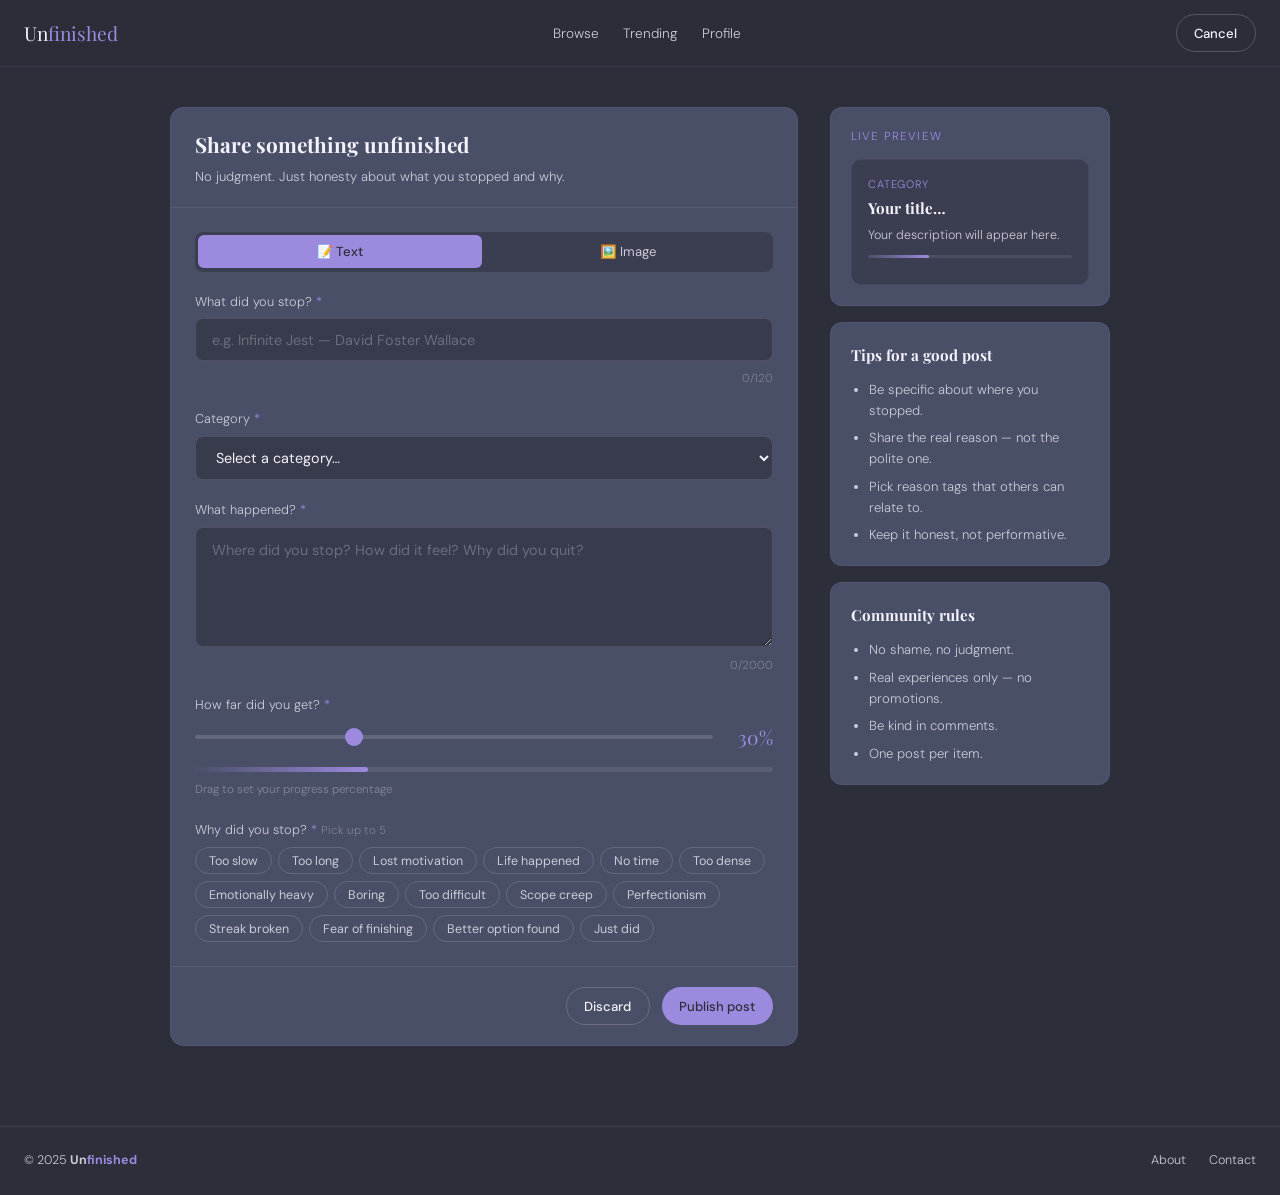
<file: create-post.html>
<!DOCTYPE html>
<html lang="en">
<head>
  <meta charset="UTF-8" />
  <meta name="viewport" content="width=device-width, initial-scale=1.0" />
  <title>Share Something Unfinished</title>
  <link href="https://fonts.googleapis.com/css2?family=Playfair+Display:ital,wght@0,700;1,400&family=DM+Sans:wght@300;400;500&display=swap" rel="stylesheet" />
  <style>
    :root { --dark:#2C2F3A; --mid:#4A4F68; --accent:#9C8ADE; --light:#F3F1FA; --muted:#C9CBD6; }
    * { box-sizing:border-box; margin:0; padding:0; }
    body { background:var(--dark); color:var(--light); font-family:'DM Sans',sans-serif; font-weight:300; line-height:1.6; }
    a { color:inherit; text-decoration:none; }

    /* NAV */
    nav { position:sticky; top:0; z-index:99; background:rgba(44,47,58,.92); backdrop-filter:blur(12px); border-bottom:1px solid rgba(156,138,222,.1); display:flex; align-items:center; justify-content:space-between; padding:.9rem 1.5rem; }
    .logo { font-family:'Playfair Display',serif; font-size:1.2rem; }
    .logo span { color:var(--accent); }
    .nav-links { display:flex; gap:1.5rem; list-style:none; }
    .nav-links a { font-size:.85rem; color:var(--muted); transition:color .2s; }
    .nav-links a:hover { color:var(--light); }
    .btn { display:inline-flex; align-items:center; gap:.3rem; padding:.45rem 1.1rem; border-radius:99px; font-family:'DM Sans',sans-serif; font-size:.82rem; font-weight:500; cursor:pointer; border:none; transition:all .2s; text-decoration:none; }
    .btn-primary { background:var(--accent); color:var(--dark); }
    .btn-primary:hover { background:#b09fe8; }
    .btn-ghost { background:transparent; color:var(--light); border:1px solid rgba(201,203,214,.25); }
    .btn-ghost:hover { border-color:var(--accent); color:var(--accent); }

    /* LAYOUT - two column on desktop, single on mobile */
    .layout { max-width:980px; margin:0 auto; padding:2.5rem 1.25rem 5rem; display:grid; grid-template-columns:1fr 280px; gap:2rem; align-items:start; }

    /* FORM PANEL */
    .form-panel { background:var(--mid); border:1px solid rgba(156,138,222,.1); border-radius:14px; overflow:hidden; }
    .form-panel-header { padding:1.25rem 1.5rem; border-bottom:1px solid rgba(201,203,214,.1); }
    .form-panel-header h1 { font-family:'Playfair Display',serif; font-size:1.3rem; }
    .form-panel-header p { font-size:.82rem; color:var(--muted); margin-top:.3rem; }
    .form-body { padding:1.5rem; display:flex; flex-direction:column; gap:1.25rem; }

    /* Tabs (like Reddit's post type selector) */
    .type-tabs { display:flex; background:rgba(44,47,58,.5); border-radius:8px; padding:.2rem; gap:.2rem; }
    .type-tab { flex:1; padding:.5rem; text-align:center; border:none; background:none; color:var(--muted); font-family:'DM Sans',sans-serif; font-size:.82rem; border-radius:6px; cursor:pointer; transition:all .2s; }
    .type-tab.active { background:var(--accent); color:var(--dark); font-weight:500; }

    /* Fields */
    .field { display:flex; flex-direction:column; gap:.4rem; }
    .field label { font-size:.8rem; color:var(--muted); }
    .field-hint { font-size:.72rem; color:rgba(201,203,214,.45); margin-top:.2rem; }
    input[type=text], select, textarea {
      background:rgba(44,47,58,.6); border:1px solid rgba(201,203,214,.15);
      border-radius:8px; padding:.7rem 1rem; color:var(--light);
      font-family:'DM Sans',sans-serif; font-size:.9rem; outline:none;
      transition:border-color .2s; width:100%;
    }
    input[type=text]:focus, select:focus, textarea:focus { border-color:var(--accent); }
    input[type=text]::placeholder, textarea::placeholder { color:rgba(201,203,214,.35); }
    select option { background:var(--dark); }
    textarea { resize:vertical; min-height:120px; line-height:1.6; }
    .char-count { text-align:right; font-size:.72rem; color:rgba(201,203,214,.4); margin-top:.2rem; }

    /* Progress slider */
    .slider-row { display:flex; align-items:center; gap:1rem; }
    input[type=range] { flex:1; appearance:none; height:4px; background:rgba(201,203,214,.2); border-radius:99px; outline:none; cursor:pointer; }
    input[type=range]::-webkit-slider-thumb { appearance:none; width:18px; height:18px; border-radius:50%; background:var(--accent); cursor:pointer; }
    .slider-val { font-family:'Playfair Display',serif; font-size:1.2rem; color:var(--accent); min-width:44px; text-align:right; }
    .prog-preview { height:5px; background:rgba(201,203,214,.12); border-radius:99px; overflow:hidden; margin-top:.5rem; }
    .prog-preview-fill { height:100%; background:linear-gradient(90deg,var(--mid),var(--accent)); border-radius:99px; transition:width .2s; }

    /* Reason tags */
    .reason-tags { display:flex; flex-wrap:wrap; gap:.4rem; }
    .rtag { padding:.3rem .8rem; border-radius:99px; font-size:.78rem; border:1px solid rgba(201,203,214,.2); color:var(--muted); background:none; cursor:pointer; font-family:'DM Sans',sans-serif; transition:all .15s; }
    .rtag:hover { border-color:rgba(156,138,222,.5); color:var(--light); }
    .rtag.on { border-color:var(--accent); color:var(--accent); background:rgba(156,138,222,.1); }

    /* Image upload */
    .upload-zone { border:2px dashed rgba(201,203,214,.18); border-radius:10px; padding:1.75rem; text-align:center; cursor:pointer; transition:border-color .2s; }
    .upload-zone:hover, .upload-zone.over { border-color:var(--accent); }
    .upload-zone p { font-size:.82rem; color:var(--muted); margin-top:.4rem; }
    .upload-img { width:100%; max-height:180px; object-fit:cover; border-radius:8px; margin-top:.5rem; }

    /* Submit area */
    .form-actions { display:flex; gap:.75rem; justify-content:flex-end; padding:1.25rem 1.5rem; border-top:1px solid rgba(201,203,214,.1); }
    .error-msg { font-size:.78rem; color:#e07070; display:none; }
    .success-msg { font-size:.82rem; color:#7edea0; text-align:center; padding:.75rem; display:none; }

    /* SIDEBAR */
    .sidebar { display:flex; flex-direction:column; gap:1rem; }
    .sidebar-box { background:var(--mid); border:1px solid rgba(156,138,222,.1); border-radius:12px; padding:1.25rem; }
    .sidebar-box h4 { font-family:'Playfair Display',serif; font-size:.95rem; margin-bottom:.75rem; }
    .sidebar-box p, .sidebar-box li { font-size:.82rem; color:var(--muted); line-height:1.6; }
    .sidebar-box ul { padding-left:1.1rem; display:flex; flex-direction:column; gap:.4rem; }

    /* Live preview card */
    .preview-label { font-size:.72rem; letter-spacing:.1em; text-transform:uppercase; color:var(--accent); margin-bottom:.75rem; }
    .preview-card { background:rgba(44,47,58,.5); border-radius:10px; padding:1rem; border:1px solid rgba(156,138,222,.1); }
    .preview-card .cat { font-size:.68rem; letter-spacing:.08em; text-transform:uppercase; color:var(--accent); margin-bottom:.4rem; }
    .preview-card h5 { font-family:'Playfair Display',serif; font-size:.95rem; margin-bottom:.4rem; line-height:1.3; }
    .preview-card p { font-size:.78rem; color:var(--muted); display:-webkit-box; -webkit-line-clamp:2; -webkit-box-orient:vertical; overflow:hidden; }
    .preview-card .mini-prog { height:3px; background:rgba(201,203,214,.1); border-radius:99px; overflow:hidden; margin-top:.6rem; }
    .preview-card .mini-prog-fill { height:100%; background:linear-gradient(90deg,var(--mid),var(--accent)); border-radius:99px; }
    .preview-tags { display:flex; gap:.3rem; flex-wrap:wrap; margin-top:.6rem; }
    .preview-tag { font-size:.65rem; padding:.15rem .5rem; border-radius:99px; border:1px solid rgba(201,203,214,.18); color:rgba(201,203,214,.55); }

    /* FOOTER */
    footer { border-top:1px solid rgba(201,203,214,.1); padding:1.5rem 1.5rem; display:flex; justify-content:space-between; align-items:center; flex-wrap:wrap; gap:.75rem; font-size:.78rem; color:var(--muted); }
    footer a { color:var(--muted); margin-left:1.25rem; }
    footer a:hover { color:var(--accent); }

    @media(max-width:760px) {
      .layout { grid-template-columns:1fr; }
      .sidebar { display:none; }
      .nav-links { display:none; }
    }
  </style>
</head>
<body>

<nav>
  <a href="index.html" class="logo">Un<span>finished</span></a>
  <ul class="nav-links">
    <li><a href="categories.html">Browse</a></li>
    <li><a href="trending.html">Trending</a></li>
    <li><a href="profile.html">Profile</a></li>
  </ul>
  <div style="display:flex;gap:.5rem;">
    <a href="index.html" class="btn btn-ghost">Cancel</a>
  </div>
</nav>

<div class="layout">

  <!-- FORM PANEL -->
  <div class="form-panel">
    <div class="form-panel-header">
      <h1>Share something unfinished</h1>
      <p>No judgment. Just honesty about what you stopped and why.</p>
    </div>

    <div class="form-body">

      <!-- Post type tabs -->
      <div class="type-tabs">
        <button class="type-tab active" onclick="setTab(this,'text')">📝 Text</button>
        <button class="type-tab" onclick="setTab(this,'image')">🖼️ Image</button>
      </div>

      <!-- Title -->
      <div class="field">
        <label for="title">What did you stop? <span style="color:var(--accent)">*</span></label>
        <input type="text" id="title" placeholder="e.g. Infinite Jest — David Foster Wallace" maxlength="120" oninput="updatePreview(); updateCount('title','titleCount',120)" />
        <div class="char-count"><span id="titleCount">0</span>/120</div>
        <span class="error-msg" id="titleErr">Please enter a title.</span>
      </div>

      <!-- Category -->
      <div class="field">
        <label for="category">Category <span style="color:var(--accent)">*</span></label>
        <select id="category" onchange="updatePreview()">
          <option value="">Select a category…</option>
          <option>Books</option>
          <option>Movies &amp; TV</option>
          <option>Online Courses</option>
          <option>Habits &amp; Routines</option>
          <option>Projects</option>
          <option>Games</option>
          <option>Challenges</option>
          <option>Other</option>
        </select>
        <span class="error-msg" id="catErr">Please pick a category.</span>
      </div>

      <!-- Description -->
      <div class="field" id="textField">
        <label for="desc">What happened? <span style="color:var(--accent)">*</span></label>
        <textarea id="desc" placeholder="Where did you stop? How did it feel? Why did you quit?" maxlength="2000" oninput="updatePreview(); updateCount('desc','descCount',2000)"></textarea>
        <div class="char-count"><span id="descCount">0</span>/2000</div>
        <span class="error-msg" id="descErr">Tell us a bit more (min 20 characters).</span>
      </div>

      <!-- Image upload -->
      <div class="field" id="imageField" style="display:none;">
        <label>Upload image <span style="color:var(--accent)">*</span></label>
        <div class="upload-zone" id="uploadZone" onclick="document.getElementById('imgInput').click()" ondragover="ev(event)" ondragleave="lv(event)" ondrop="dp(event)">
          <input type="file" id="imgInput" accept="image/*" hidden onchange="showImg(this.files[0])" />
          <div id="uploadInner">
            <div style="font-size:2rem;">🖼️</div>
            <p>Click or drag an image here</p>
            <p style="font-size:.72rem;margin-top:.25rem;">JPG or PNG · max 5MB</p>
          </div>
        </div>
      </div>

      <!-- Progress -->
      <div class="field">
        <label>How far did you get? <span style="color:var(--accent)">*</span></label>
        <div class="slider-row">
          <input type="range" id="progress" min="0" max="100" value="30" oninput="updateSlider()" />
          <span class="slider-val" id="progVal">30%</span>
        </div>
        <div class="prog-preview"><div class="prog-preview-fill" id="progPreviewFill" style="width:30%"></div></div>
        <div class="field-hint">Drag to set your progress percentage</div>
      </div>

      <!-- Reason tags -->
      <div class="field">
        <label>Why did you stop? <span style="color:var(--accent)">*</span> <span style="font-size:.72rem;color:rgba(201,203,214,.4);">Pick up to 5</span></label>
        <div class="reason-tags" id="reasonTags"></div>
        <span class="error-msg" id="reasonErr">Pick at least one reason.</span>
      </div>

    </div>

    <!-- Actions -->
    <div class="form-actions">
      <a href="index.html" class="btn btn-ghost">Discard</a>
      <button class="btn btn-primary" onclick="submitPost()">Publish post</button>
    </div>
    <div class="success-msg" id="successMsg">✓ Post published! Redirecting…</div>
  </div>

  <!-- SIDEBAR -->
  <div class="sidebar">

    <!-- Live preview -->
    <div class="sidebar-box">
      <div class="preview-label">Live preview</div>
      <div class="preview-card">
        <div class="cat" id="prevCat">Category</div>
        <h5 id="prevTitle">Your title…</h5>
        <p id="prevDesc">Your description will appear here.</p>
        <div class="mini-prog"><div class="mini-prog-fill" id="prevProgFill" style="width:30%"></div></div>
        <div class="preview-tags" id="prevTags"></div>
      </div>
    </div>

    <!-- Tips -->
    <div class="sidebar-box">
      <h4>Tips for a good post</h4>
      <ul>
        <li>Be specific about where you stopped.</li>
        <li>Share the real reason — not the polite one.</li>
        <li>Pick reason tags that others can relate to.</li>
        <li>Keep it honest, not performative.</li>
      </ul>
    </div>

    <!-- Community rules -->
    <div class="sidebar-box">
      <h4>Community rules</h4>
      <ul>
        <li>No shame, no judgment.</li>
        <li>Real experiences only — no promotions.</li>
        <li>Be kind in comments.</li>
        <li>One post per item.</li>
      </ul>
    </div>

  </div>
</div>

<footer>
  <span>© 2025 <strong>Un<span style="color:var(--accent)">finished</span></strong></span>
  <div>
    <a href="about.html">About</a>
    <a href="contact.html">Contact</a>
  </div>
</footer>

<script>
  const REASONS = ['Too slow','Too long','Lost motivation','Life happened','No time','Too dense','Emotionally heavy','Boring','Too difficult','Scope creep','Perfectionism','Streak broken','Fear of finishing','Better option found','Just did'];
  const selected = new Set();

  // Render reason tags
  (function () {
    const el = document.getElementById('reasonTags');
    el.innerHTML = REASONS.map(r => `<button class="rtag" type="button" data-r="${r}" onclick="toggleReason(this)">${r}</button>`).join('');
  })();

  function toggleReason(btn) {
    const r = btn.dataset.r;
    if (selected.has(r)) { selected.delete(r); btn.classList.remove('on'); }
    else { if (selected.size >= 5) return; selected.add(r); btn.classList.add('on'); }
    updatePreview();
  }

  // Tab switcher
  function setTab(btn, type) {
    document.querySelectorAll('.type-tab').forEach(b => b.classList.remove('active'));
    btn.classList.add('active');
    document.getElementById('textField').style.display  = type === 'text'  ? '' : 'none';
    document.getElementById('imageField').style.display = type === 'image' ? '' : 'none';
  }

  // Slider
  function updateSlider() {
    const v = document.getElementById('progress').value;
    document.getElementById('progVal').textContent = v + '%';
    document.getElementById('progPreviewFill').style.width = v + '%';
    updatePreview();
  }

  // Char counter
  function updateCount(inputId, countId, max) {
    document.getElementById(countId).textContent = document.getElementById(inputId).value.length;
  }

  // Live preview
  function updatePreview() {
    const title = document.getElementById('title').value || 'Your title…';
    const desc  = document.getElementById('desc').value  || 'Your description will appear here.';
    const cat   = document.getElementById('category').value || 'Category';
    const prog  = document.getElementById('progress').value;
    document.getElementById('prevTitle').textContent  = title;
    document.getElementById('prevDesc').textContent   = desc.slice(0,100) + (desc.length > 100 ? '…' : '');
    document.getElementById('prevCat').textContent    = cat;
    document.getElementById('prevProgFill').style.width = prog + '%';
    document.getElementById('prevTags').innerHTML = [...selected].map(r => `<span class="preview-tag">${r}</span>`).join('');
  }

  // Image upload
  function showImg(file) {
    if (!file) return;
    const reader = new FileReader();
    reader.onload = e => {
      document.getElementById('uploadInner').innerHTML = `<img src="${e.target.result}" class="upload-img" alt="preview" />`;
    };
    reader.readAsDataURL(file);
  }
  function ev(e) { e.preventDefault(); document.getElementById('uploadZone').classList.add('over'); }
  function lv(e) { document.getElementById('uploadZone').classList.remove('over'); }
  function dp(e) { e.preventDefault(); lv(); if(e.dataTransfer.files[0]) showImg(e.dataTransfer.files[0]); }

  // Submit
  function showErr(id, show) { document.getElementById(id).style.display = show ? '' : 'none'; }

  function submitPost() {
    let valid = true;
    const title = document.getElementById('title').value.trim();
    const cat   = document.getElementById('category').value;
    const desc  = document.getElementById('desc').value.trim();

    showErr('titleErr',  title.length < 5);   if (title.length < 5)  valid = false;
    showErr('catErr',    !cat);                if (!cat)              valid = false;
    showErr('descErr',   desc.length < 20);    if (desc.length < 20)  valid = false;
    showErr('reasonErr', selected.size === 0); if (selected.size===0) valid = false;

    if (!valid) return;

    const msg = document.getElementById('successMsg');
    msg.style.display = '';
    setTimeout(() => { window.location.href = 'post.html'; }, 1200);
  }
</script>
</body>
</html>
</file>
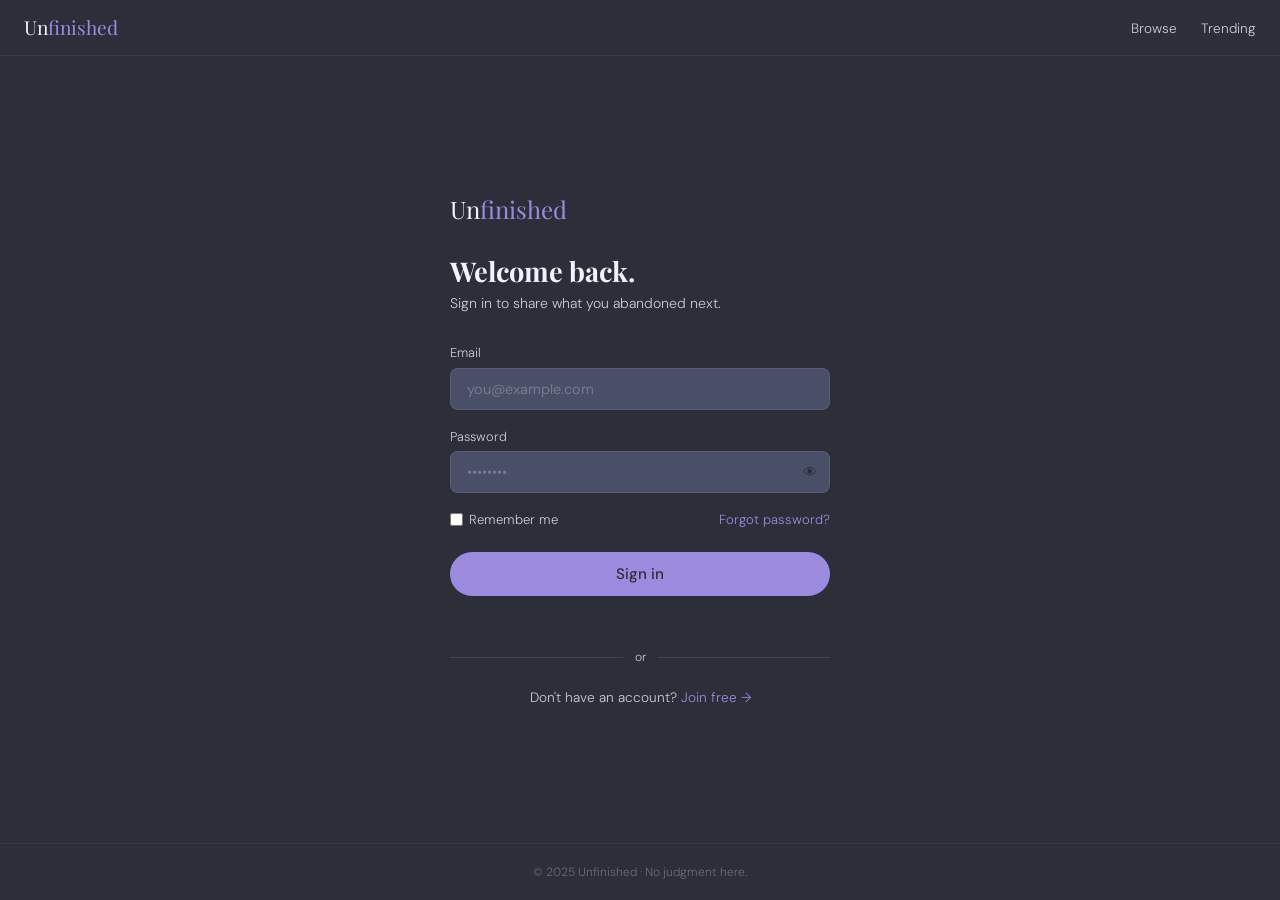
<file: login.html>
<!DOCTYPE html>
<html lang="en">
<head>
  <meta charset="UTF-8" />
  <meta name="viewport" content="width=device-width, initial-scale=1.0" />
  <title>Sign In — Unfinished</title>
  <link href="https://fonts.googleapis.com/css2?family=Playfair+Display:ital,wght@0,700;1,400&family=DM+Sans:wght@300;400;500&display=swap" rel="stylesheet" />
  <style>
    :root { --dark:#2C2F3A; --mid:#4A4F68; --accent:#9C8ADE; --light:#F3F1FA; --muted:#C9CBD6; }
    * { box-sizing:border-box; margin:0; padding:0; }
    body { background:var(--dark); color:var(--light); font-family:'DM Sans',sans-serif; font-weight:300; min-height:100vh; display:flex; flex-direction:column; }
    a { color:inherit; text-decoration:none; }

    /* NAV */
    nav { display:flex; align-items:center; justify-content:space-between; padding:.9rem 1.5rem; border-bottom:1px solid rgba(201,203,214,.08); }
    .logo { font-family:'Playfair Display',serif; font-size:1.2rem; }
    .logo span { color:var(--accent); }
    .nav-links { display:flex; gap:1.5rem; list-style:none; }
    .nav-links a { font-size:.85rem; color:var(--muted); transition:color .2s; }
    .nav-links a:hover { color:var(--light); }

    /* PAGE */
    .page { flex:1; display:flex; align-items:center; justify-content:center; padding:2rem 1.25rem; }

    /* CARD */
    .card { width:100%; max-width:380px; }

    .card-logo { font-family:'Playfair Display',serif; font-size:1.5rem; margin-bottom:1.75rem; display:block; }
    .card-logo span { color:var(--accent); }

    h1 { font-family:'Playfair Display',serif; font-size:1.7rem; margin-bottom:.35rem; }
    .sub { font-size:.875rem; color:var(--muted); margin-bottom:2rem; }

    /* FIELDS */
    .field { margin-bottom:1.1rem; }
    .field label { display:block; font-size:.8rem; color:var(--muted); margin-bottom:.4rem; }
    .field input {
      width:100%; background:var(--mid);
      border:1px solid rgba(201,203,214,.12);
      border-radius:8px; padding:.7rem 1rem;
      color:var(--light); font-family:'DM Sans',sans-serif; font-size:.9rem;
      outline:none; transition:border-color .2s;
    }
    .field input:focus { border-color:var(--accent); }
    .field input::placeholder { color:rgba(201,203,214,.35); }

    /* password eye */
    .pw-wrap { position:relative; }
    .pw-eye { position:absolute; right:.8rem; top:50%; transform:translateY(-50%); background:none; border:none; cursor:pointer; font-size:.9rem; opacity:.45; transition:opacity .2s; }
    .pw-eye:hover { opacity:1; }

    .row-between { display:flex; align-items:center; justify-content:space-between; margin-bottom:1.5rem; }
    .remember { display:flex; align-items:center; gap:.4rem; font-size:.82rem; color:var(--muted); cursor:pointer; }
    .remember input { accent-color:var(--accent); }
    .forgot { font-size:.82rem; color:var(--accent); }
    .forgot:hover { text-decoration:underline; }

    .btn-submit {
      width:100%; padding:.75rem; background:var(--accent); color:var(--dark);
      border:none; border-radius:99px; font-family:'DM Sans',sans-serif;
      font-size:.95rem; font-weight:500; cursor:pointer; transition:background .2s;
    }
    .btn-submit:hover { background:#b09fe8; }

    .err { font-size:.78rem; color:#e07070; margin-top:.3rem; display:none; }
    .form-msg { text-align:center; font-size:.82rem; margin-top:.85rem; min-height:1.2em; }
    .form-msg.ok { color:#7edea0; }
    .form-msg.bad { color:#e07070; }

    .divider { display:flex; align-items:center; gap:.75rem; margin:1.5rem 0; }
    .divider::before, .divider::after { content:''; flex:1; height:1px; background:rgba(201,203,214,.12); }
    .divider span { font-size:.75rem; color:var(--muted); }

    .switch { text-align:center; font-size:.85rem; color:var(--muted); margin-top:1.5rem; }
    .switch a { color:var(--accent); }
    .switch a:hover { text-decoration:underline; }

    /* FOOTER */
    footer { padding:1.25rem 1.5rem; text-align:center; font-size:.75rem; color:rgba(201,203,214,.4); border-top:1px solid rgba(201,203,214,.06); }

    @media(max-width:500px) { .nav-links { display:none; } }
  </style>
</head>
<body>

<nav>
  <a href="index.html" class="logo">Un<span>finished</span></a>
  <ul class="nav-links">
    <li><a href="categories.html">Browse</a></li>
    <li><a href="trending.html">Trending</a></li>
  </ul>
</nav>

<div class="page">
  <div class="card">

    <a href="index.html" class="card-logo">Un<span>finished</span></a>

    <h1>Welcome back.</h1>
    <p class="sub">Sign in to share what you abandoned next.</p>

    <form id="loginForm" novalidate onsubmit="submit(event)">

      <div class="field">
        <label for="email">Email</label>
        <input id="email" type="email" placeholder="you@example.com" autocomplete="email" />
        <span class="err" id="emailErr">Enter a valid email.</span>
      </div>

      <div class="field">
        <label for="pw">Password</label>
        <div class="pw-wrap">
          <input id="pw" type="password" placeholder="••••••••" autocomplete="current-password" />
          <button type="button" class="pw-eye" id="eye" onclick="togglePw()">👁</button>
        </div>
        <span class="err" id="pwErr">Password is required.</span>
      </div>

      <div class="row-between">
        <label class="remember"><input type="checkbox" /> Remember me</label>
        <a class="forgot" href="#">Forgot password?</a>
      </div>

      <button type="submit" class="btn-submit">Sign in</button>
      <div class="form-msg" id="msg"></div>

    </form>

    <div class="divider"><span>or</span></div>

    <div class="switch">Don't have an account? <a href="register.html">Join free →</a></div>

  </div>
</div>

<footer>© 2025 Unfinished · No judgment here.</footer>

<script>
  function togglePw() {
    const pw  = document.getElementById('pw');
    const eye = document.getElementById('eye');
    const show = pw.type === 'password';
    pw.type = show ? 'text' : 'password';
    eye.textContent = show ? '🙈' : '👁';
  }

  function showErr(id, show) {
    document.getElementById(id).style.display = show ? 'block' : 'none';
  }

  function submit(e) {
    e.preventDefault();
    const email = document.getElementById('email').value.trim();
    const pw    = document.getElementById('pw').value;
    let ok = true;

    showErr('emailErr', !email || !/^[^\s@]+@[^\s@]+\.[^\s@]+$/.test(email));
    showErr('pwErr', !pw);
    if (!email || !/^[^\s@]+@[^\s@]+\.[^\s@]+$/.test(email)) ok = false;
    if (!pw) ok = false;
    if (!ok) return;

    const msg = document.getElementById('msg');
    msg.textContent = 'Signing in…';
    msg.className = 'form-msg';
    setTimeout(() => {
      msg.textContent = '✓ Signed in! Redirecting…';
      msg.className = 'form-msg ok';
      setTimeout(() => window.location.href = 'index.html', 900);
    }, 800);
  }
</script>
</body>
</html>
</file>
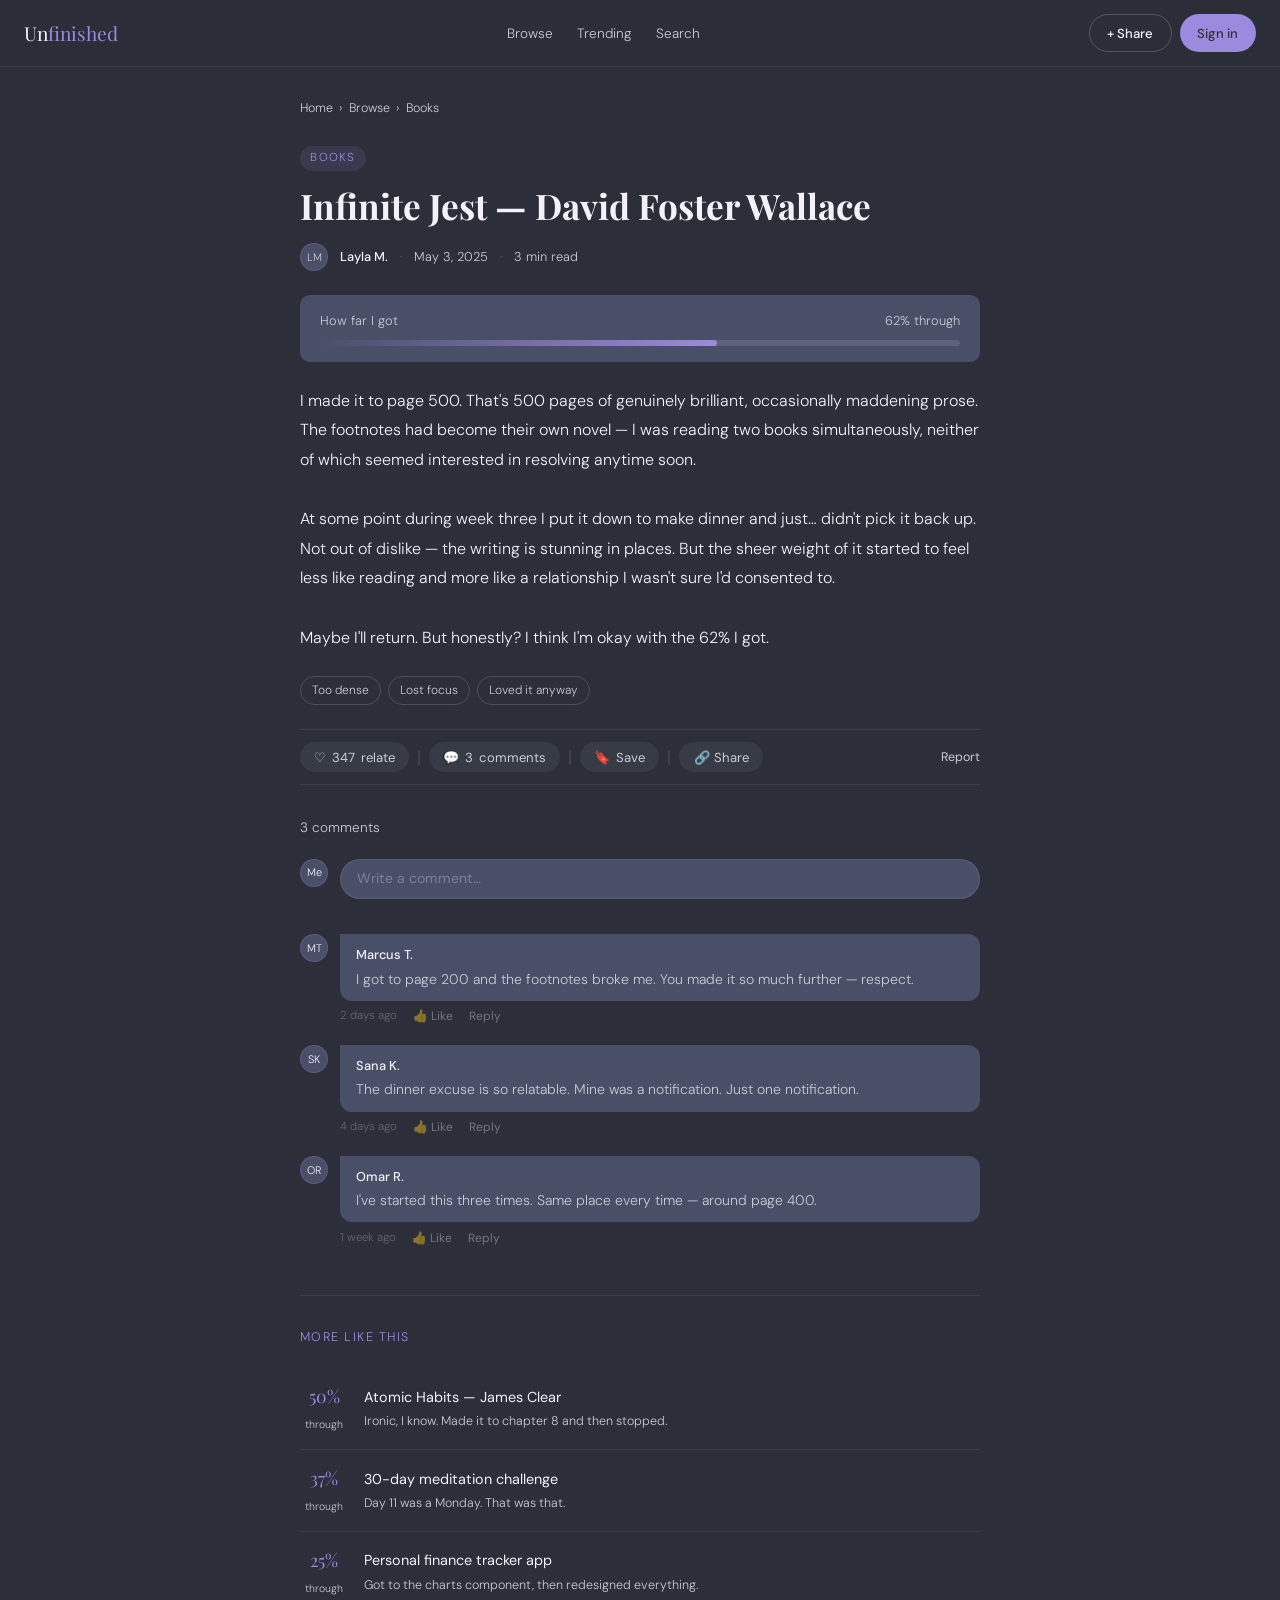
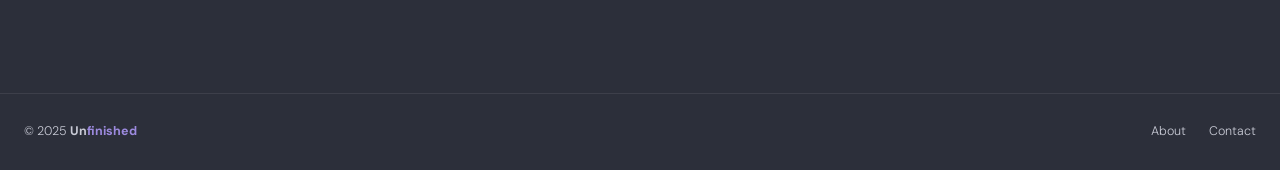
<file: post.html>
<!DOCTYPE html>
<html lang="en">
<head>
  <meta charset="UTF-8" />
  <meta name="viewport" content="width=device-width, initial-scale=1.0" />
  <title>Post — Unfinished</title>
  <link href="https://fonts.googleapis.com/css2?family=Playfair+Display:ital,wght@0,700;1,400&family=DM+Sans:wght@300;400;500&display=swap" rel="stylesheet" />
  <style>
    :root { --dark:#2C2F3A; --mid:#4A4F68; --accent:#9C8ADE; --light:#F3F1FA; --muted:#C9CBD6; }
    * { box-sizing:border-box; margin:0; padding:0; }
    body { background:var(--dark); color:var(--light); font-family:'DM Sans',sans-serif; font-weight:300; line-height:1.6; }
    a { color:inherit; text-decoration:none; }

    /* NAV */
    nav { position:sticky; top:0; z-index:99; background:rgba(44,47,58,.92); backdrop-filter:blur(12px); border-bottom:1px solid rgba(156,138,222,.1); display:flex; align-items:center; justify-content:space-between; padding:.9rem 1.5rem; }
    .logo { font-family:'Playfair Display',serif; font-size:1.2rem; }
    .logo span { color:var(--accent); }
    .nav-links { display:flex; gap:1.5rem; list-style:none; }
    .nav-links a { font-size:.85rem; color:var(--muted); transition:color .2s; }
    .nav-links a:hover { color:var(--light); }
    .btn { display:inline-flex; align-items:center; gap:.3rem; padding:.45rem 1.1rem; border-radius:99px; font-family:'DM Sans',sans-serif; font-size:.82rem; font-weight:500; cursor:pointer; border:none; transition:all .2s; }
    .btn-primary { background:var(--accent); color:var(--dark); }
    .btn-primary:hover { background:#b09fe8; }
    .btn-ghost { background:transparent; color:var(--light); border:1px solid rgba(201,203,214,.25); }
    .btn-ghost:hover { border-color:var(--accent); color:var(--accent); }

    /* LAYOUT */
    .layout { max-width:720px; margin:0 auto; padding:2rem 1.25rem 5rem; }

    /* BREADCRUMB */
    .breadcrumb { font-size:.78rem; color:var(--muted); margin-bottom:1.5rem; display:flex; align-items:center; gap:.4rem; }
    .breadcrumb a { color:var(--muted); }
    .breadcrumb a:hover { color:var(--accent); }

    /* POST HEADER */
    .post-category { display:inline-block; font-size:.72rem; letter-spacing:.1em; text-transform:uppercase; color:var(--accent); background:rgba(156,138,222,.12); padding:.2rem .65rem; border-radius:99px; margin-bottom:.9rem; }
    .post-title { font-family:'Playfair Display',serif; font-size:clamp(1.6rem,4vw,2.2rem); line-height:1.2; margin-bottom:1rem; }
    .post-meta { display:flex; align-items:center; gap:.75rem; font-size:.8rem; color:var(--muted); margin-bottom:1.5rem; flex-wrap:wrap; }
    .avatar { width:28px; height:28px; border-radius:50%; background:var(--mid); display:flex; align-items:center; justify-content:center; font-size:.68rem; border:1px solid rgba(156,138,222,.2); flex-shrink:0; }
    .post-meta .author { color:var(--light); font-weight:500; }
    .sep { opacity:.3; }

    /* PROGRESS */
    .progress-block { background:var(--mid); border-radius:10px; padding:1rem 1.25rem; margin-bottom:1.5rem; }
    .prog-label-row { display:flex; justify-content:space-between; font-size:.8rem; color:var(--muted); margin-bottom:.5rem; }
    .prog-bar { height:6px; background:rgba(201,203,214,.15); border-radius:99px; overflow:hidden; }
    .prog-fill { height:100%; background:linear-gradient(90deg,var(--mid),var(--accent)); border-radius:99px; }

    /* BODY */
    .post-body { font-size:1rem; line-height:1.85; color:var(--light); margin-bottom:1.5rem; white-space:pre-wrap; }

    /* TAGS */
    .tags { display:flex; gap:.4rem; flex-wrap:wrap; margin-bottom:1.5rem; }
    .tag { font-size:.75rem; padding:.25rem .7rem; border-radius:99px; border:1px solid rgba(201,203,214,.2); color:var(--muted); cursor:pointer; transition:all .15s; }
    .tag:hover { border-color:var(--accent); color:var(--accent); }

    /* REACTION BAR */
    .reaction-bar { display:flex; align-items:center; gap:.5rem; padding:.75rem 0; border-top:1px solid rgba(201,203,214,.1); border-bottom:1px solid rgba(201,203,214,.1); margin-bottom:2rem; flex-wrap:wrap; }
    .rxn-btn { display:flex; align-items:center; gap:.35rem; background:rgba(201,203,214,.07); border:none; color:var(--muted); border-radius:99px; padding:.4rem .9rem; font-family:'DM Sans',sans-serif; font-size:.82rem; cursor:pointer; transition:all .2s; }
    .rxn-btn:hover { background:rgba(156,138,222,.12); color:var(--accent); }
    .rxn-btn.active { background:rgba(156,138,222,.15); color:var(--accent); }
    .rxn-sep { color:rgba(201,203,214,.2); font-size:1.1rem; }
    .report-link { font-size:.78rem; color:var(--muted); cursor:pointer; margin-left:auto; background:none; border:none; font-family:'DM Sans',sans-serif; }
    .report-link:hover { color:#e07070; }

    /* COMMENTS */
    .comments-label { font-size:.85rem; color:var(--muted); margin-bottom:1.25rem; }
    .comment-input-row { display:flex; gap:.75rem; align-items:flex-start; margin-bottom:1.75rem; }
    .comment-box-wrap { flex:1; position:relative; }
    .comment-input { width:100%; background:var(--mid); border:1px solid rgba(201,203,214,.12); border-radius:20px; padding:.6rem 1rem; color:var(--light); font-family:'DM Sans',sans-serif; font-size:.88rem; outline:none; resize:none; transition:border-color .2s; min-height:40px; }
    .comment-input:focus { border-color:var(--accent); }
    .comment-input::placeholder { color:rgba(201,203,214,.4); }
    .comment-submit-row { display:none; justify-content:flex-end; margin-top:.4rem; }
    .comment-box-wrap:focus-within .comment-submit-row { display:flex; }

    /* Comment list */
    .comment-item { display:flex; gap:.75rem; margin-bottom:1.25rem; }
    .comment-bubble { background:var(--mid); border-radius:0 12px 12px 12px; padding:.65rem 1rem; flex:1; }
    .comment-author { font-size:.8rem; font-weight:500; margin-bottom:.2rem; }
    .comment-text { font-size:.875rem; color:var(--muted); line-height:1.55; }
    .comment-actions { display:flex; gap:1rem; margin-top:.4rem; align-items:center; }
    .comment-action { font-size:.75rem; color:rgba(201,203,214,.45); cursor:pointer; background:none; border:none; font-family:'DM Sans',sans-serif; transition:color .2s; }
    .comment-action:hover { color:var(--accent); }
    .comment-time { font-size:.72rem; color:rgba(201,203,214,.35); }

    /* RELATED */
    .related-section { margin-top:3rem; padding-top:2rem; border-top:1px solid rgba(201,203,214,.1); }
    .related-title { font-size:.78rem; letter-spacing:.12em; text-transform:uppercase; color:var(--accent); margin-bottom:1.25rem; }
    .related-item { display:flex; align-items:center; gap:1rem; padding:.85rem 0; border-bottom:1px solid rgba(201,203,214,.07); }
    .related-item:last-child { border-bottom:none; }
    .related-item-text h4 { font-size:.9rem; font-weight:400; margin-bottom:.2rem; }
    .related-item-text h4 a:hover { color:var(--accent); }
    .related-item-text p { font-size:.78rem; color:var(--muted); }
    .related-prog { min-width:48px; text-align:center; }
    .related-prog span { font-family:'Playfair Display',serif; font-size:1.1rem; color:var(--accent); display:block; }
    .related-prog small { font-size:.65rem; color:var(--muted); }

    /* FOOTER */
    footer { border-top:1px solid rgba(201,203,214,.1); padding:1.75rem 1.5rem; display:flex; justify-content:space-between; align-items:center; flex-wrap:wrap; gap:.75rem; font-size:.78rem; color:var(--muted); }
    footer a { color:var(--muted); margin-left:1.25rem; }
    footer a:hover { color:var(--accent); }

    @media(max-width:600px) { .nav-links { display:none; } }
  </style>
</head>
<body>

<nav>
  <a href="index.html" class="logo">Un<span>finished</span></a>
  <ul class="nav-links">
    <li><a href="categories.html">Browse</a></li>
    <li><a href="trending.html">Trending</a></li>
    <li><a href="search.html">Search</a></li>
  </ul>
  <div style="display:flex;gap:.5rem;">
    <a href="create-post.html" class="btn btn-ghost">+ Share</a>
    <a href="login.html" class="btn btn-primary">Sign in</a>
  </div>
</nav>

<div class="layout">

  <div class="breadcrumb">
    <a href="index.html">Home</a> › <a href="categories.html">Browse</a> › <span>Books</span>
  </div>

  <span class="post-category">Books</span>
  <h1 class="post-title">Infinite Jest — David Foster Wallace</h1>

  <div class="post-meta">
    <div class="avatar">LM</div>
    <span class="author">Layla M.</span>
    <span class="sep">·</span>
    <span>May 3, 2025</span>
    <span class="sep">·</span>
    <span>3 min read</span>
  </div>

  <div class="progress-block">
    <div class="prog-label-row">
      <span>How far I got</span>
      <span>62% through</span>
    </div>
    <div class="prog-bar"><div class="prog-fill" style="width:62%"></div></div>
  </div>

  <div class="post-body">I made it to page 500. That's 500 pages of genuinely brilliant, occasionally maddening prose. The footnotes had become their own novel — I was reading two books simultaneously, neither of which seemed interested in resolving anytime soon.

At some point during week three I put it down to make dinner and just… didn't pick it back up. Not out of dislike — the writing is stunning in places. But the sheer weight of it started to feel less like reading and more like a relationship I wasn't sure I'd consented to.

Maybe I'll return. But honestly? I think I'm okay with the 62% I got.</div>

  <div class="tags">
    <span class="tag">Too dense</span>
    <span class="tag">Lost focus</span>
    <span class="tag">Loved it anyway</span>
  </div>

  <div class="reaction-bar">
    <button class="rxn-btn" id="relateBtn" onclick="toggleRelate()">
      <span id="relateIcon">♡</span> <span id="relateCount">347</span> relate
    </button>
    <span class="rxn-sep">|</span>
    <button class="rxn-btn" onclick="document.getElementById('commentInput').focus()">
      💬 <span id="commentCount">3</span> comments
    </button>
    <span class="rxn-sep">|</span>
    <button class="rxn-btn" id="bookmarkBtn" onclick="toggleBookmark()">
      🔖 <span id="bookmarkLabel">Save</span>
    </button>
    <span class="rxn-sep">|</span>
    <button class="rxn-btn" onclick="copyLink()">🔗 Share</button>
    <button class="report-link" onclick="alert('Reported. Thanks.')">Report</button>
  </div>

  <!-- COMMENTS -->
  <div class="comments-label" id="commentsLabel">3 comments</div>

  <div class="comment-input-row">
    <div class="avatar">Me</div>
    <div class="comment-box-wrap">
      <textarea class="comment-input" id="commentInput" rows="1" placeholder="Write a comment…" oninput="autoResize(this)"></textarea>
      <div class="comment-submit-row">
        <button class="btn btn-primary" style="font-size:.8rem;padding:.4rem 1rem;" onclick="submitComment()">Post</button>
      </div>
    </div>
  </div>

  <div id="commentsList">
    <div class="comment-item">
      <div class="avatar">MT</div>
      <div style="flex:1;">
        <div class="comment-bubble">
          <div class="comment-author">Marcus T.</div>
          <div class="comment-text">I got to page 200 and the footnotes broke me. You made it so much further — respect.</div>
        </div>
        <div class="comment-actions">
          <span class="comment-time">2 days ago</span>
          <button class="comment-action" onclick="likeComment(this)">👍 Like</button>
          <button class="comment-action">Reply</button>
        </div>
      </div>
    </div>

    <div class="comment-item">
      <div class="avatar">SK</div>
      <div style="flex:1;">
        <div class="comment-bubble">
          <div class="comment-author">Sana K.</div>
          <div class="comment-text">The dinner excuse is so relatable. Mine was a notification. Just one notification.</div>
        </div>
        <div class="comment-actions">
          <span class="comment-time">4 days ago</span>
          <button class="comment-action" onclick="likeComment(this)">👍 Like</button>
          <button class="comment-action">Reply</button>
        </div>
      </div>
    </div>

    <div class="comment-item">
      <div class="avatar">OR</div>
      <div style="flex:1;">
        <div class="comment-bubble">
          <div class="comment-author">Omar R.</div>
          <div class="comment-text">I've started this three times. Same place every time — around page 400.</div>
        </div>
        <div class="comment-actions">
          <span class="comment-time">1 week ago</span>
          <button class="comment-action" onclick="likeComment(this)">👍 Like</button>
          <button class="comment-action">Reply</button>
        </div>
      </div>
    </div>
  </div>

  <!-- RELATED -->
  <div class="related-section">
    <div class="related-title">More like this</div>
    <div class="related-item">
      <div class="related-prog"><span>50%</span><small>through</small></div>
      <div class="related-item-text">
        <h4><a href="post.html">Atomic Habits — James Clear</a></h4>
        <p>Ironic, I know. Made it to chapter 8 and then stopped.</p>
      </div>
    </div>
    <div class="related-item">
      <div class="related-prog"><span>37%</span><small>through</small></div>
      <div class="related-item-text">
        <h4><a href="post.html">30-day meditation challenge</a></h4>
        <p>Day 11 was a Monday. That was that.</p>
      </div>
    </div>
    <div class="related-item">
      <div class="related-prog"><span>25%</span><small>through</small></div>
      <div class="related-item-text">
        <h4><a href="post.html">Personal finance tracker app</a></h4>
        <p>Got to the charts component, then redesigned everything.</p>
      </div>
    </div>
  </div>

</div>

<footer>
  <span>© 2025 <strong>Un<span style="color:var(--accent)">finished</span></strong></span>
  <div>
    <a href="about.html">About</a>
    <a href="contact.html">Contact</a>
  </div>
</footer>

<script>
  function toggleRelate() {
    const btn  = document.getElementById('relateBtn');
    const icon = document.getElementById('relateIcon');
    const cnt  = document.getElementById('relateCount');
    const on   = icon.textContent === '♥';
    icon.textContent = on ? '♡' : '♥';
    icon.style.color = on ? '' : 'var(--accent)';
    cnt.textContent  = on ? 347 : 348;
    btn.classList.toggle('active', !on);
  }

  function toggleBookmark() {
    const btn   = document.getElementById('bookmarkBtn');
    const label = document.getElementById('bookmarkLabel');
    const on    = label.textContent === 'Saved';
    label.textContent = on ? 'Save' : 'Saved';
    btn.classList.toggle('active', !on);
  }

  function copyLink() {
    navigator.clipboard.writeText(window.location.href).catch(() => {});
    alert('Link copied!');
  }

  function likeComment(btn) {
    const on = btn.dataset.liked;
    btn.textContent = on ? '👍 Like' : '👍 Liked';
    btn.style.color = on ? '' : 'var(--accent)';
    if (on) delete btn.dataset.liked; else btn.dataset.liked = '1';
  }

  function submitComment() {
    const input = document.getElementById('commentInput');
    const text  = input.value.trim();
    if (!text) return;
    const list = document.getElementById('commentsList');
    const div  = document.createElement('div');
    div.className = 'comment-item';
    div.innerHTML = `
      <div class="avatar">Me</div>
      <div style="flex:1;">
        <div class="comment-bubble">
          <div class="comment-author">You</div>
          <div class="comment-text">${text.replace(/</g,'&lt;')}</div>
        </div>
        <div class="comment-actions">
          <span class="comment-time">Just now</span>
          <button class="comment-action" onclick="likeComment(this)">👍 Like</button>
        </div>
      </div>`;
    list.prepend(div);
    input.value = '';
    input.style.height = '';
    const cnt = parseInt(document.getElementById('commentCount').textContent) + 1;
    document.getElementById('commentCount').textContent = cnt;
    document.getElementById('commentsLabel').textContent = `${cnt} comments`;
  }

  function autoResize(el) {
    el.style.height = 'auto';
    el.style.height = el.scrollHeight + 'px';
  }
</script>
</body>
</html>
</file>
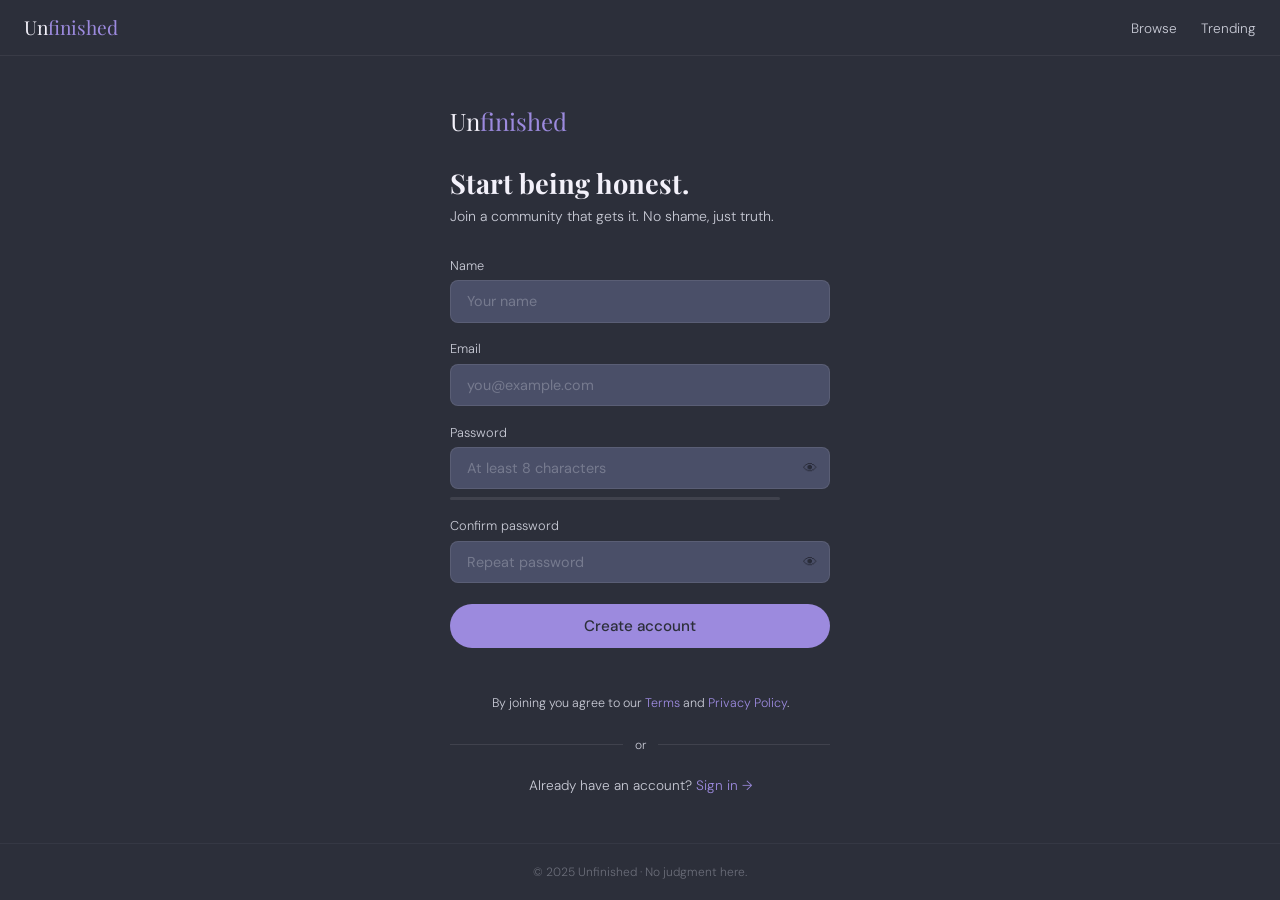
<file: register.html>
<!DOCTYPE html>
<html lang="en">
<head>
  <meta charset="UTF-8" />
  <meta name="viewport" content="width=device-width, initial-scale=1.0" />
  <title>Join — Unfinished</title>
  <link href="https://fonts.googleapis.com/css2?family=Playfair+Display:ital,wght@0,700;1,400&family=DM+Sans:wght@300;400;500&display=swap" rel="stylesheet" />
  <style>
    :root { --dark:#2C2F3A; --mid:#4A4F68; --accent:#9C8ADE; --light:#F3F1FA; --muted:#C9CBD6; }
    * { box-sizing:border-box; margin:0; padding:0; }
    body { background:var(--dark); color:var(--light); font-family:'DM Sans',sans-serif; font-weight:300; min-height:100vh; display:flex; flex-direction:column; }
    a { color:inherit; text-decoration:none; }

    /* NAV */
    nav { display:flex; align-items:center; justify-content:space-between; padding:.9rem 1.5rem; border-bottom:1px solid rgba(201,203,214,.08); }
    .logo { font-family:'Playfair Display',serif; font-size:1.2rem; }
    .logo span { color:var(--accent); }
    .nav-links { display:flex; gap:1.5rem; list-style:none; }
    .nav-links a { font-size:.85rem; color:var(--muted); transition:color .2s; }
    .nav-links a:hover { color:var(--light); }

    /* PAGE */
    .page { flex:1; display:flex; align-items:center; justify-content:center; padding:2rem 1.25rem; }

    /* CARD */
    .card { width:100%; max-width:380px; }

    .card-logo { font-family:'Playfair Display',serif; font-size:1.5rem; margin-bottom:1.75rem; display:block; }
    .card-logo span { color:var(--accent); }

    h1 { font-family:'Playfair Display',serif; font-size:1.7rem; margin-bottom:.35rem; }
    .sub { font-size:.875rem; color:var(--muted); margin-bottom:2rem; }

    /* FIELDS */
    .field { margin-bottom:1.1rem; }
    .field label { display:block; font-size:.8rem; color:var(--muted); margin-bottom:.4rem; }
    .field input {
      width:100%; background:var(--mid);
      border:1px solid rgba(201,203,214,.12);
      border-radius:8px; padding:.7rem 1rem;
      color:var(--light); font-family:'DM Sans',sans-serif; font-size:.9rem;
      outline:none; transition:border-color .2s;
    }
    .field input:focus { border-color:var(--accent); }
    .field input::placeholder { color:rgba(201,203,214,.35); }

    .pw-wrap { position:relative; }
    .pw-eye { position:absolute; right:.8rem; top:50%; transform:translateY(-50%); background:none; border:none; cursor:pointer; font-size:.9rem; opacity:.45; transition:opacity .2s; }
    .pw-eye:hover { opacity:1; }

    /* Strength bar */
    .strength-row { display:flex; align-items:center; gap:.6rem; margin-top:.45rem; }
    .strength-bar { flex:1; height:3px; background:rgba(201,203,214,.12); border-radius:99px; overflow:hidden; }
    .strength-fill { height:100%; width:0; border-radius:99px; transition:width .3s, background .3s; }
    .strength-label { font-size:.72rem; color:var(--muted); min-width:40px; }

    .btn-submit {
      width:100%; padding:.75rem; background:var(--accent); color:var(--dark);
      border:none; border-radius:99px; font-family:'DM Sans',sans-serif;
      font-size:.95rem; font-weight:500; cursor:pointer; transition:background .2s;
      margin-top:.25rem;
    }
    .btn-submit:hover { background:#b09fe8; }

    .err { font-size:.78rem; color:#e07070; margin-top:.3rem; display:none; }
    .form-msg { text-align:center; font-size:.82rem; margin-top:.85rem; min-height:1.2em; }
    .form-msg.ok  { color:#7edea0; }
    .form-msg.bad { color:#e07070; }

    .terms { font-size:.78rem; color:var(--muted); text-align:center; margin-top:1rem; line-height:1.5; }
    .terms a { color:var(--accent); }

    .divider { display:flex; align-items:center; gap:.75rem; margin:1.5rem 0; }
    .divider::before, .divider::after { content:''; flex:1; height:1px; background:rgba(201,203,214,.12); }
    .divider span { font-size:.75rem; color:var(--muted); }

    .switch { text-align:center; font-size:.85rem; color:var(--muted); margin-top:1.5rem; }
    .switch a { color:var(--accent); }
    .switch a:hover { text-decoration:underline; }

    footer { padding:1.25rem 1.5rem; text-align:center; font-size:.75rem; color:rgba(201,203,214,.4); border-top:1px solid rgba(201,203,214,.06); }

    @media(max-width:500px) { .nav-links { display:none; } }
  </style>
</head>
<body>

<nav>
  <a href="index.html" class="logo">Un<span>finished</span></a>
  <ul class="nav-links">
    <li><a href="categories.html">Browse</a></li>
    <li><a href="trending.html">Trending</a></li>
  </ul>
</nav>

<div class="page">
  <div class="card">

    <a href="index.html" class="card-logo">Un<span>finished</span></a>

    <h1>Start being honest.</h1>
    <p class="sub">Join a community that gets it. No shame, just truth.</p>

    <form id="regForm" novalidate onsubmit="submit(event)">

      <div class="field">
        <label for="name">Name</label>
        <input id="name" type="text" placeholder="Your name" autocomplete="name" />
        <span class="err" id="nameErr">Name must be at least 2 characters.</span>
      </div>

      <div class="field">
        <label for="email">Email</label>
        <input id="email" type="email" placeholder="you@example.com" autocomplete="email" />
        <span class="err" id="emailErr">Enter a valid email.</span>
      </div>

      <div class="field">
        <label for="pw">Password</label>
        <div class="pw-wrap">
          <input id="pw" type="password" placeholder="At least 8 characters" autocomplete="new-password" oninput="strength(this.value)" />
          <button type="button" class="pw-eye" id="eye1" onclick="togglePw('pw','eye1')">👁</button>
        </div>
        <div class="strength-row">
          <div class="strength-bar"><div class="strength-fill" id="strengthFill"></div></div>
          <span class="strength-label" id="strengthLabel"></span>
        </div>
        <span class="err" id="pwErr">At least 8 characters required.</span>
      </div>

      <div class="field">
        <label for="pw2">Confirm password</label>
        <div class="pw-wrap">
          <input id="pw2" type="password" placeholder="Repeat password" autocomplete="new-password" />
          <button type="button" class="pw-eye" id="eye2" onclick="togglePw('pw2','eye2')">👁</button>
        </div>
        <span class="err" id="pw2Err">Passwords don't match.</span>
      </div>

      <button type="submit" class="btn-submit">Create account</button>
      <div class="form-msg" id="msg"></div>

    </form>

    <p class="terms">By joining you agree to our <a href="#">Terms</a> and <a href="#">Privacy Policy</a>.</p>

    <div class="divider"><span>or</span></div>

    <div class="switch">Already have an account? <a href="login.html">Sign in →</a></div>

  </div>
</div>

<footer>© 2025 Unfinished · No judgment here.</footer>

<script>
  function togglePw(inputId, btnId) {
    const input = document.getElementById(inputId);
    const btn   = document.getElementById(btnId);
    const show  = input.type === 'password';
    input.type  = show ? 'text' : 'password';
    btn.textContent = show ? '🙈' : '👁';
  }

  function strength(val) {
    const fill  = document.getElementById('strengthFill');
    const label = document.getElementById('strengthLabel');
    let score = 0;
    if (val.length >= 8)            score++;
    if (/[A-Z]/.test(val))         score++;
    if (/[0-9]/.test(val))         score++;
    if (/[^A-Za-z0-9]/.test(val))  score++;
    const colors = ['','#e07070','#e8a86b','#9C8ADE','#7edea0'];
    const labels = ['','Weak','Fair','Good','Strong'];
    fill.style.width      = score * 25 + '%';
    fill.style.background = colors[score] || '';
    label.textContent     = labels[score] || '';
  }

  function showErr(id, show) {
    document.getElementById(id).style.display = show ? 'block' : 'none';
  }

  function submit(e) {
    e.preventDefault();
    const name  = document.getElementById('name').value.trim();
    const email = document.getElementById('email').value.trim();
    const pw    = document.getElementById('pw').value;
    const pw2   = document.getElementById('pw2').value;
    let ok = true;

    const badName  = name.length < 2;
    const badEmail = !email || !/^[^\s@]+@[^\s@]+\.[^\s@]+$/.test(email);
    const badPw    = pw.length < 8;
    const badPw2   = pw !== pw2;

    showErr('nameErr',  badName);   if (badName)  ok = false;
    showErr('emailErr', badEmail);  if (badEmail) ok = false;
    showErr('pwErr',    badPw);     if (badPw)    ok = false;
    showErr('pw2Err',   badPw2);    if (badPw2)   ok = false;
    if (!ok) return;

    const msg = document.getElementById('msg');
    msg.textContent = 'Creating account…';
    msg.className   = 'form-msg';
    setTimeout(() => {
      msg.textContent = '✓ Account created! Redirecting…';
      msg.className   = 'form-msg ok';
      setTimeout(() => window.location.href = 'index.html', 900);
    }, 800);
  }
</script>
</body>
</html>
</file>
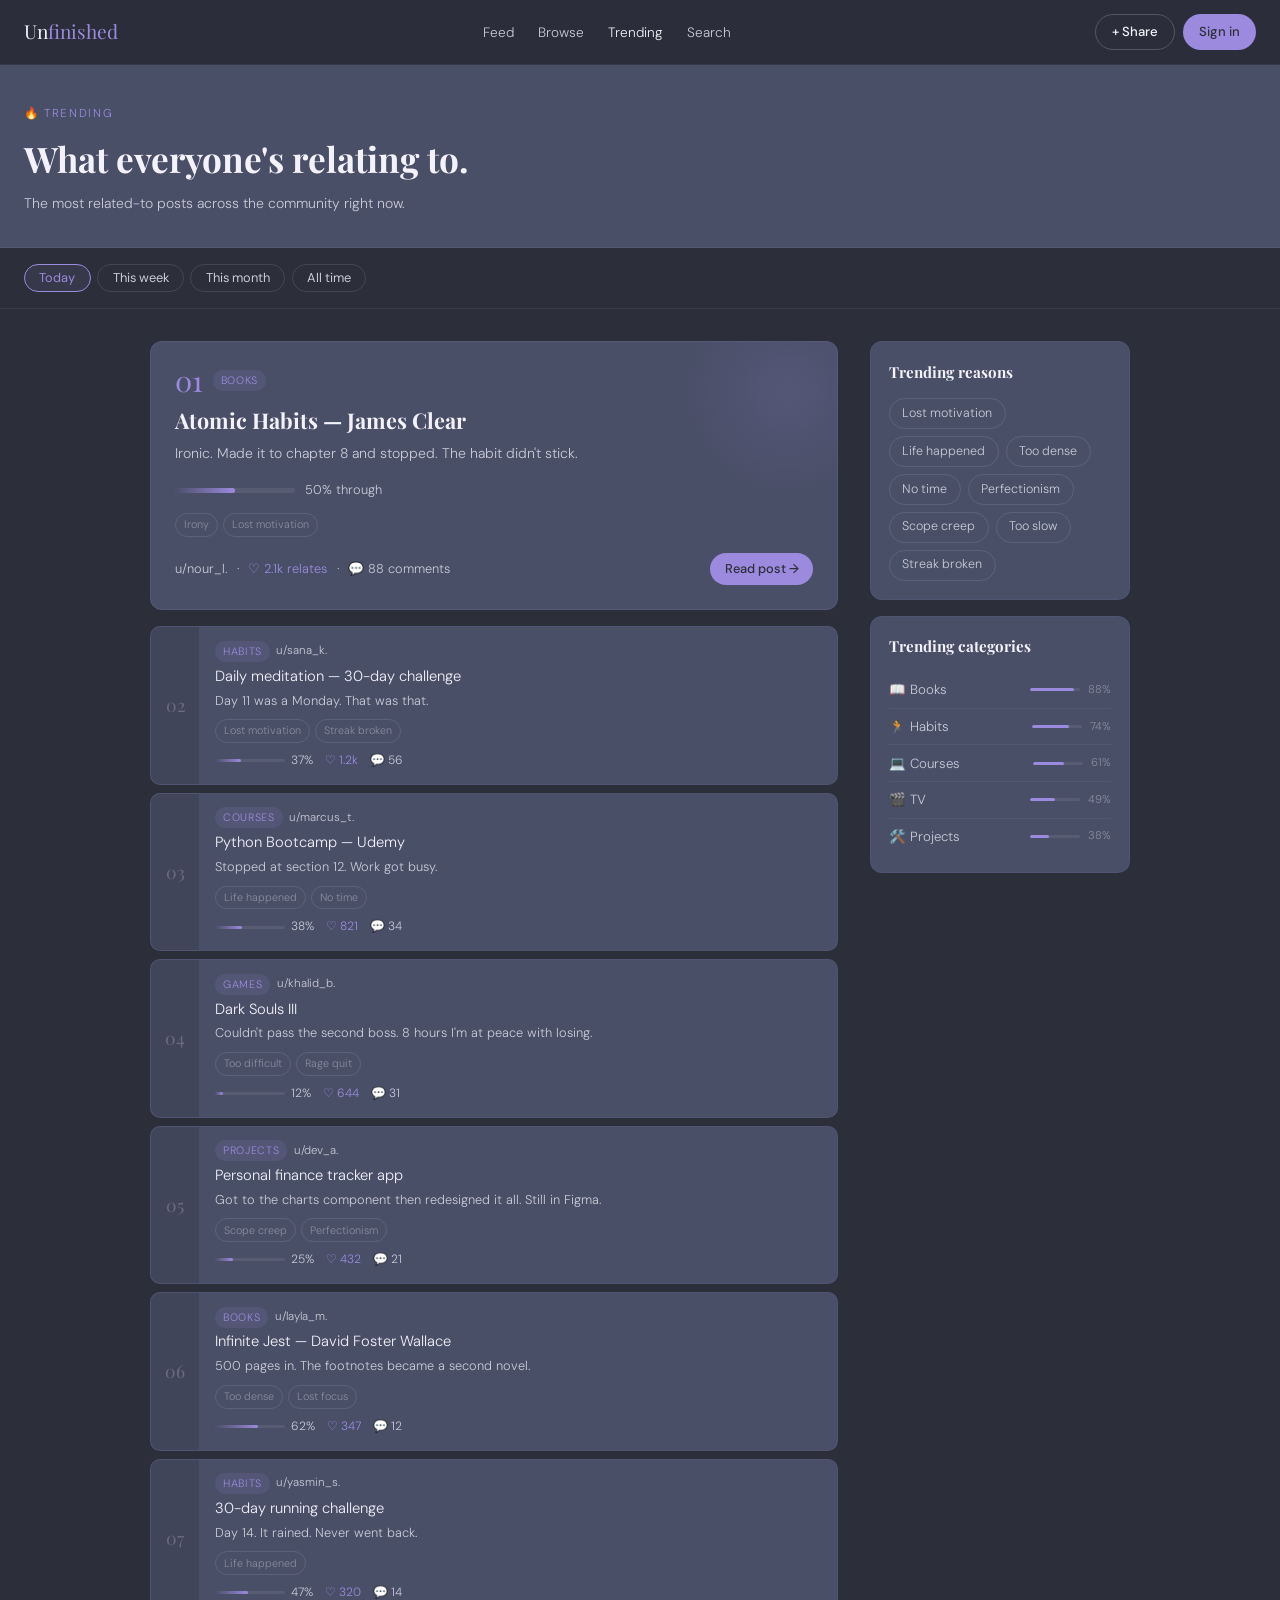
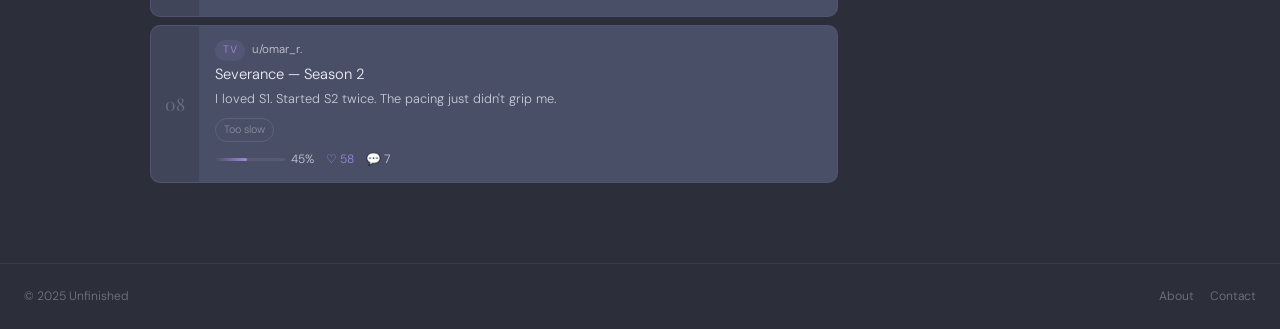
<file: trending.html>
<!DOCTYPE html>
<html lang="en">
<head>
  <meta charset="UTF-8" />
  <meta name="viewport" content="width=device-width, initial-scale=1.0" />
  <title>Trending — Unfinished</title>
  <link href="https://fonts.googleapis.com/css2?family=Playfair+Display:ital,wght@0,700;1,400&family=DM+Sans:wght@300;400;500&display=swap" rel="stylesheet" />
  <style>
    :root { --dark:#2C2F3A; --mid:#4A4F68; --accent:#9C8ADE; --light:#F3F1FA; --muted:#C9CBD6; }
    * { box-sizing:border-box; margin:0; padding:0; }
    body { background:var(--dark); color:var(--light); font-family:'DM Sans',sans-serif; font-weight:300; line-height:1.6; min-height:100vh; }
    a { color:inherit; text-decoration:none; }

    /* ── NAV ── */
    nav { position:sticky; top:0; z-index:99; background:rgba(44,47,58,.95); backdrop-filter:blur(12px); border-bottom:1px solid rgba(156,138,222,.1); display:flex; align-items:center; justify-content:space-between; padding:.85rem 1.5rem; gap:1rem; }
    .logo { font-family:'Playfair Display',serif; font-size:1.2rem; flex-shrink:0; }
    .logo span { color:var(--accent); }
    .nav-links { display:flex; gap:1.5rem; list-style:none; }
    .nav-links a { font-size:.85rem; color:var(--muted); transition:color .2s; }
    .nav-links a:hover, .nav-links a.active { color:var(--light); }
    .nav-right { display:flex; gap:.5rem; flex-shrink:0; }
    .btn { display:inline-flex; align-items:center; padding:.42rem 1rem; border-radius:99px; font-family:'DM Sans',sans-serif; font-size:.82rem; font-weight:500; cursor:pointer; border:none; transition:all .2s; text-decoration:none; white-space:nowrap; }
    .btn-primary { background:var(--accent); color:var(--dark); }
    .btn-primary:hover { background:#b09fe8; }
    .btn-ghost { background:transparent; color:var(--light); border:1px solid rgba(201,203,214,.25); }
    .btn-ghost:hover { border-color:var(--accent); color:var(--accent); }
    .hamburger { display:none; flex-direction:column; gap:5px; background:none; border:none; cursor:pointer; padding:.2rem; }
    .hamburger span { display:block; width:20px; height:2px; background:var(--muted); border-radius:2px; }
    @media(max-width:640px) {
      .nav-links { display:none; position:fixed; top:52px; left:0; right:0; background:var(--dark); flex-direction:column; padding:1.25rem 1.5rem; gap:1rem; border-bottom:1px solid rgba(201,203,214,.1); z-index:98; }
      .nav-links.open { display:flex; }
      .hamburger { display:flex; }
      .nav-right .btn-ghost { display:none; }
    }

    /* ── PAGE HEADER ── */
    .page-header { background:var(--mid); padding:2.5rem 1.5rem 2rem; border-bottom:1px solid rgba(201,203,214,.08); }
    .page-header .label { font-size:.72rem; letter-spacing:.14em; text-transform:uppercase; color:var(--accent); margin-bottom:.5rem; }
    .page-header h1 { font-family:'Playfair Display',serif; font-size:clamp(1.6rem,4vw,2.2rem); margin-bottom:.3rem; }
    .page-header p { font-size:.875rem; color:var(--muted); }

    /* ── PERIOD TABS ── */
    .period-bar { display:flex; gap:.4rem; padding:1rem 1.5rem; border-bottom:1px solid rgba(201,203,214,.08); }
    .period-btn { padding:.3rem .9rem; border-radius:99px; font-size:.8rem; border:1px solid rgba(201,203,214,.15); color:var(--muted); background:none; cursor:pointer; font-family:'DM Sans',sans-serif; transition:all .15s; }
    .period-btn:hover { border-color:rgba(156,138,222,.4); color:var(--light); }
    .period-btn.active { border-color:var(--accent); color:var(--accent); background:rgba(156,138,222,.1); }

    /* ── LAYOUT ── */
    .layout { max-width:1020px; margin:0 auto; padding:2rem 1.25rem 5rem; display:grid; grid-template-columns:1fr 260px; gap:2rem; align-items:start; }
    @media(max-width:760px) { .layout { grid-template-columns:1fr; } .sidebar { display:none; } }

    /* ── #1 HERO POST ── */
    .hero-post { background:var(--mid); border:1px solid rgba(156,138,222,.15); border-radius:12px; padding:1.5rem; margin-bottom:1rem; position:relative; overflow:hidden; }
    .hero-post::before { content:''; position:absolute; top:-60px; right:-60px; width:220px; height:220px; background:radial-gradient(circle,rgba(156,138,222,.12) 0%,transparent 65%); pointer-events:none; }
    .rank-badge { display:inline-flex; align-items:center; gap:.35rem; font-size:.72rem; letter-spacing:.1em; text-transform:uppercase; color:var(--accent); margin-bottom:.75rem; }
    .rank-num { font-family:'Playfair Display',serif; font-size:1.8rem; color:var(--accent); line-height:1; }
    .hero-post h2 { font-family:'Playfair Display',serif; font-size:1.35rem; margin-bottom:.5rem; line-height:1.25; }
    .hero-post h2 a:hover { color:var(--accent); }
    .hero-post p { font-size:.875rem; color:var(--muted); margin-bottom:1rem; }

    /* ── NUMBERED LIST POSTS ── */
    .post-list { display:flex; flex-direction:column; gap:.5rem; }
    .post-item { display:flex; align-items:stretch; background:var(--mid); border:1px solid rgba(156,138,222,.08); border-radius:10px; overflow:hidden; transition:border-color .2s; }
    .post-item:hover { border-color:rgba(156,138,222,.3); }
    .rank-col { display:flex; align-items:center; justify-content:center; min-width:48px; background:rgba(44,47,58,.3); font-family:'Playfair Display',serif; font-size:1.1rem; color:rgba(201,203,214,.3); }
    .item-body { flex:1; padding:.85rem 1rem; min-width:0; }
    .item-top { display:flex; align-items:center; gap:.4rem; font-size:.72rem; color:var(--muted); margin-bottom:.3rem; flex-wrap:wrap; }
    .cat-pill { background:rgba(156,138,222,.12); color:var(--accent); padding:.12rem .5rem; border-radius:99px; font-size:.67rem; letter-spacing:.06em; text-transform:uppercase; }
    .item-title { font-size:.92rem; color:var(--light); display:block; margin-bottom:.3rem; line-height:1.3; }
    .item-title:hover { color:var(--accent); }
    .item-excerpt { font-size:.8rem; color:var(--muted); display:-webkit-box; -webkit-line-clamp:1; -webkit-box-orient:vertical; overflow:hidden; margin-bottom:.5rem; }
    .item-meta { display:flex; align-items:center; gap:.75rem; font-size:.75rem; color:var(--muted); flex-wrap:wrap; }
    .prog-mini { display:flex; align-items:center; gap:.4rem; }
    .prog-bar { width:70px; height:3px; background:rgba(201,203,214,.1); border-radius:99px; overflow:hidden; }
    .prog-fill { height:100%; background:linear-gradient(90deg,var(--mid),var(--accent)); border-radius:99px; }
    .relate-num { color:var(--accent); }
    .item-tags { display:flex; gap:.3rem; flex-wrap:wrap; margin-bottom:.5rem; }
    .tag { font-size:.67rem; padding:.15rem .5rem; border-radius:99px; border:1px solid rgba(201,203,214,.15); color:rgba(201,203,214,.5); }
    .item-actions { display:flex; gap:.1rem; }
    .act-btn { display:flex; align-items:center; gap:.25rem; background:none; border:none; color:var(--muted); font-family:'DM Sans',sans-serif; font-size:.74rem; cursor:pointer; padding:.25rem .55rem; border-radius:6px; transition:all .15s; }
    .act-btn:hover { background:rgba(156,138,222,.08); color:var(--light); }

    /* ── SIDEBAR ── */
    .sidebar { position:sticky; top:70px; display:flex; flex-direction:column; gap:1rem; }
    .side-box { background:var(--mid); border:1px solid rgba(156,138,222,.08); border-radius:12px; padding:1.1rem; }
    .side-box h4 { font-family:'Playfair Display',serif; font-size:.95rem; margin-bottom:.85rem; }

    /* Trending tags */
    .trend-tags { display:flex; flex-wrap:wrap; gap:.4rem; }
    .trend-tag { padding:.3rem .8rem; border-radius:99px; font-size:.78rem; border:1px solid rgba(201,203,214,.15); color:var(--muted); cursor:pointer; transition:all .15s; }
    .trend-tag:hover { border-color:var(--accent); color:var(--accent); }

    /* Trending categories */
    .trend-cat { display:flex; align-items:center; justify-content:space-between; padding:.45rem 0; border-bottom:1px solid rgba(201,203,214,.07); font-size:.83rem; }
    .trend-cat:last-child { border-bottom:none; }
    .trend-cat-name { color:var(--muted); }
    .trend-cat-bar { display:flex; align-items:center; gap:.5rem; }
    .trend-cat-mini { width:50px; height:3px; background:rgba(201,203,214,.1); border-radius:99px; overflow:hidden; }
    .trend-cat-fill { height:100%; background:var(--accent); border-radius:99px; }
    .trend-cat-pct { font-size:.7rem; color:rgba(201,203,214,.5); }

    /* FOOTER */
    footer { border-top:1px solid rgba(201,203,214,.08); padding:1.4rem 1.5rem; display:flex; justify-content:space-between; align-items:center; flex-wrap:wrap; gap:.75rem; font-size:.76rem; color:rgba(201,203,214,.45); }
    footer a { color:rgba(201,203,214,.45); margin-left:1rem; }
    footer a:hover { color:var(--accent); }
  </style>
</head>
<body>

<!-- ── NAV ── -->
<nav>
  <a href="index.html" class="logo">Un<span>finished</span></a>
  <ul class="nav-links" id="navLinks">
    <li><a href="feed.html">Feed</a></li>
    <li><a href="categories.html">Browse</a></li>
    <li><a href="trending.html" class="active">Trending</a></li>
    <li><a href="search.html">Search</a></li>
  </ul>
  <div class="nav-right">
    <a href="create-post.html" class="btn btn-ghost">+ Share</a>
    <a href="login.html" class="btn btn-primary">Sign in</a>
    <button class="hamburger" id="ham" onclick="document.getElementById('navLinks').classList.toggle('open')">
      <span></span><span></span><span></span>
    </button>
  </div>
</nav>

<!-- PAGE HEADER -->
<div class="page-header">
  <div class="label">🔥 Trending</div>
  <h1>What everyone's relating to.</h1>
  <p>The most related-to posts across the community right now.</p>
</div>

<!-- PERIOD TABS -->
<div class="period-bar">
  <button class="period-btn active" onclick="setPeriod(this,'today')">Today</button>
  <button class="period-btn" onclick="setPeriod(this,'week')">This week</button>
  <button class="period-btn" onclick="setPeriod(this,'month')">This month</button>
  <button class="period-btn" onclick="setPeriod(this,'all')">All time</button>
</div>

<div class="layout">

  <!-- MAIN -->
  <main>
    <!-- #1 Hero -->
    <div class="hero-post" id="heroPost"></div>
    <!-- #2–#8 list -->
    <div class="post-list" id="postList"></div>
  </main>

  <!-- SIDEBAR -->
  <aside class="sidebar">

    <div class="side-box">
      <h4>Trending reasons</h4>
      <div class="trend-tags">
        <span class="trend-tag">Lost motivation</span>
        <span class="trend-tag">Life happened</span>
        <span class="trend-tag">Too dense</span>
        <span class="trend-tag">No time</span>
        <span class="trend-tag">Perfectionism</span>
        <span class="trend-tag">Scope creep</span>
        <span class="trend-tag">Too slow</span>
        <span class="trend-tag">Streak broken</span>
      </div>
    </div>

    <div class="side-box">
      <h4>Trending categories</h4>
      <div class="trend-cat"><span class="trend-cat-name">📖 Books</span><div class="trend-cat-bar"><div class="trend-cat-mini"><div class="trend-cat-fill" style="width:88%"></div></div><span class="trend-cat-pct">88%</span></div></div>
      <div class="trend-cat"><span class="trend-cat-name">🏃 Habits</span><div class="trend-cat-bar"><div class="trend-cat-mini"><div class="trend-cat-fill" style="width:74%"></div></div><span class="trend-cat-pct">74%</span></div></div>
      <div class="trend-cat"><span class="trend-cat-name">💻 Courses</span><div class="trend-cat-bar"><div class="trend-cat-mini"><div class="trend-cat-fill" style="width:61%"></div></div><span class="trend-cat-pct">61%</span></div></div>
      <div class="trend-cat"><span class="trend-cat-name">🎬 TV</span><div class="trend-cat-bar"><div class="trend-cat-mini"><div class="trend-cat-fill" style="width:49%"></div></div><span class="trend-cat-pct">49%</span></div></div>
      <div class="trend-cat"><span class="trend-cat-name">🛠️ Projects</span><div class="trend-cat-bar"><div class="trend-cat-mini"><div class="trend-cat-fill" style="width:38%"></div></div><span class="trend-cat-pct">38%</span></div></div>
    </div>

  </aside>

</div>

<footer>
  <span>© 2025 Unfinished</span>
  <div><a href="about.html">About</a><a href="contact.html">Contact</a></div>
</footer>

<script>
const ALL = [
  { id:6,  title:"Atomic Habits — James Clear",         cat:"Books",    excerpt:"Ironic. Made it to chapter 8 and stopped. The habit didn't stick.",           progress:50, tags:["Irony","Lost motivation"],          author:"Nour L.",   relates:2091, comments:88 },
  { id:3,  title:"Daily meditation — 30-day challenge", cat:"Habits",   excerpt:"Day 11 was a Monday. That was that.",                                           progress:37, tags:["Lost motivation","Streak broken"],   author:"Sana K.",   relates:1204, comments:56 },
  { id:7,  title:"Dark Souls III",                      cat:"Games",    excerpt:"Couldn't pass the second boss. 8 hours I'm at peace with losing.",             progress:12, tags:["Too difficult","Rage quit"],         author:"Khalid B.", relates:644,  comments:31 },
  { id:2,  title:"Python Bootcamp — Udemy",             cat:"Courses",  excerpt:"Stopped at section 12. Work got busy.",                                         progress:38, tags:["Life happened","No time"],           author:"Marcus T.", relates:821,  comments:34 },
  { id:5,  title:"Personal finance tracker app",        cat:"Projects", excerpt:"Got to the charts component then redesigned it all. Still in Figma.",          progress:25, tags:["Scope creep","Perfectionism"],       author:"Dev A.",    relates:432,  comments:21 },
  { id:1,  title:"Infinite Jest — David Foster Wallace",cat:"Books",    excerpt:"500 pages in. The footnotes became a second novel.",                            progress:62, tags:["Too dense","Lost focus"],            author:"Layla M.",  relates:347,  comments:12 },
  { id:8,  title:"30-day running challenge",            cat:"Habits",   excerpt:"Day 14. It rained. Never went back.",                                           progress:47, tags:["Life happened"],                     author:"Yasmin S.", relates:320,  comments:14 },
  { id:4,  title:"Severance — Season 2",                cat:"TV",       excerpt:"I loved S1. Started S2 twice. The pacing just didn't grip me.",                 progress:45, tags:["Too slow"],                          author:"Omar R.",   relates:58,   comments:7  },
];

function fmt(n) { return n >= 1000 ? (n/1000).toFixed(1)+'k' : n; }

function renderHero(p) {
  document.getElementById('heroPost').innerHTML = `
    <div style="display:flex;align-items:center;gap:.6rem;margin-bottom:.75rem;">
      <span class="rank-num">01</span>
      <span class="cat-pill">${p.cat}</span>
    </div>
    <h2><a href="post.html?id=${p.id}">${p.title}</a></h2>
    <p>${p.excerpt}</p>
    <div style="display:flex;align-items:center;gap:.6rem;margin-bottom:.75rem;">
      <div class="prog-bar" style="width:120px;height:5px;"><div class="prog-fill" style="width:${p.progress}%"></div></div>
      <span style="font-size:.8rem;color:var(--muted);">${p.progress}% through</span>
    </div>
    <div class="item-tags" style="margin-bottom:1rem;">${p.tags.map(t=>`<span class="tag">${t}</span>`).join('')}</div>
    <div style="display:flex;align-items:center;justify-content:space-between;flex-wrap:wrap;gap:.5rem;">
      <div style="display:flex;align-items:center;gap:.6rem;font-size:.8rem;color:var(--muted);">
        <span>u/${p.author.replace(' ','_').toLowerCase()}</span>
        <span>·</span>
        <span class="relate-num">♡ ${fmt(p.relates)} relates</span>
        <span>·</span>
        <span>💬 ${p.comments} comments</span>
      </div>
      <a href="post.html?id=${p.id}" class="btn btn-primary" style="font-size:.8rem;padding:.38rem .9rem;">Read post →</a>
    </div>
  `;
}

function renderList(posts) {
  document.getElementById('postList').innerHTML = posts.map((p, i) => `
    <div class="post-item">
      <div class="rank-col">${String(i + 2).padStart(2,'0')}</div>
      <div class="item-body">
        <div class="item-top">
          <span class="cat-pill">${p.cat}</span>
          <span>u/${p.author.replace(' ','_').toLowerCase()}</span>
        </div>
        <a class="item-title" href="post.html?id=${p.id}">${p.title}</a>
        <div class="item-excerpt">${p.excerpt}</div>
        <div class="item-tags">${p.tags.map(t=>`<span class="tag">${t}</span>`).join('')}</div>
        <div class="item-meta">
          <div class="prog-mini">
            <div class="prog-bar"><div class="prog-fill" style="width:${p.progress}%"></div></div>
            <span>${p.progress}%</span>
          </div>
          <span class="relate-num">♡ ${fmt(p.relates)}</span>
          <span>💬 ${p.comments}</span>
        </div>
      </div>
    </div>
  `).join('');
}

function render(data) {
  const sorted = [...data].sort((a,b) => b.relates - a.relates);
  renderHero(sorted[0]);
  renderList(sorted.slice(1));
}

function setPeriod(btn, period) {
  document.querySelectorAll('.period-btn').forEach(b => b.classList.remove('active'));
  btn.classList.add('active');
  // Shuffle relates slightly per period for demo
  const factor = { today:1, week:.85, month:.7, all:1.2 }[period];
  const adjusted = ALL.map(p => ({ ...p, relates: Math.round(p.relates * factor) }));
  render(adjusted);
}

render(ALL);
</script>
</body>
</html>
</file>
